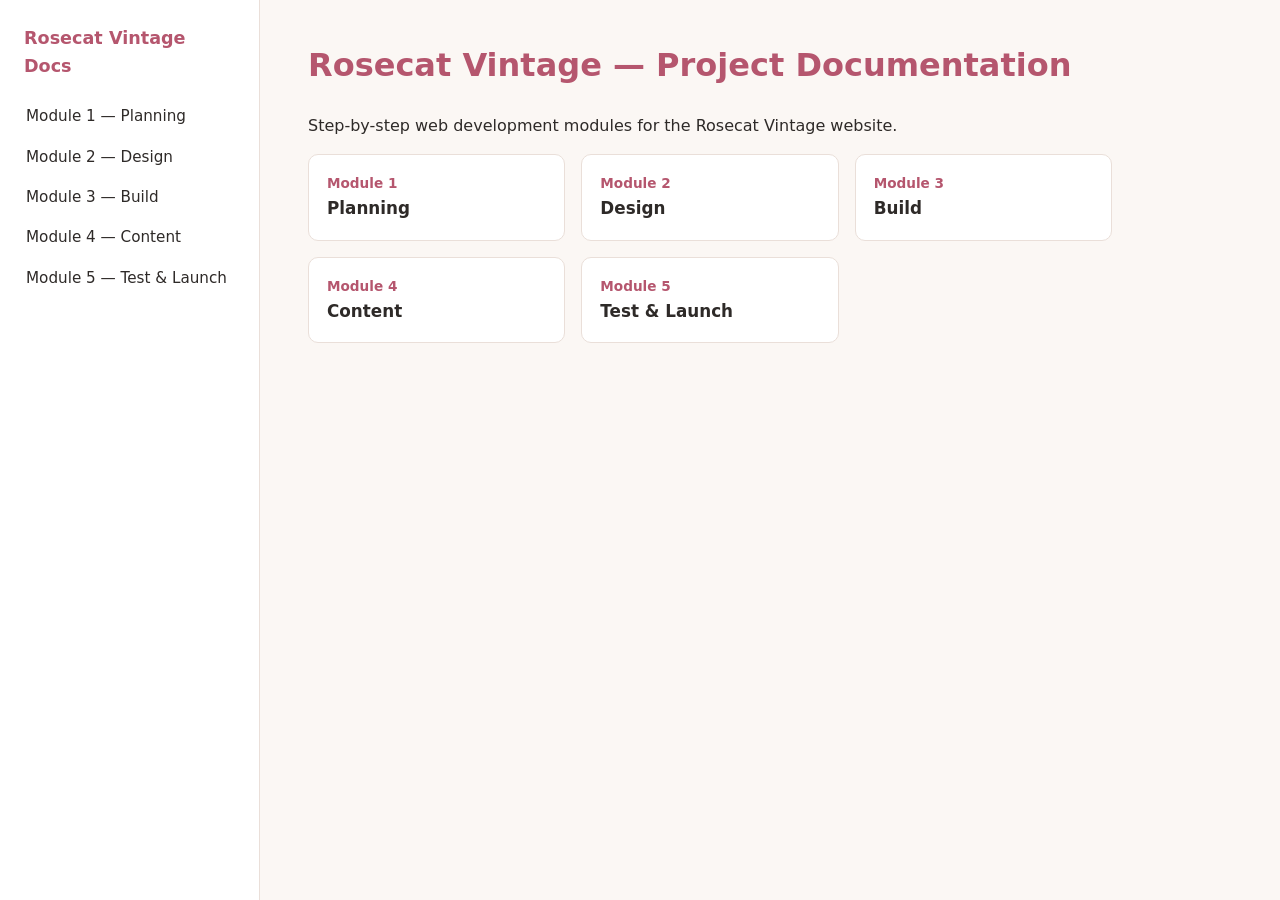
<file: documentation/html/index.html>
<!doctype html>
<html lang="en">
<head>
<meta charset="utf-8">
<meta name="viewport" content="width=device-width, initial-scale=1">
<title>Home · Rosecat Vintage Docs</title>
<style>
:root {
  --bg: #fbf7f4; --panel: #ffffff; --text: #2e2a28; --muted: #7a6e69;
  --accent: #b5566e; --border: #eadfd9; --code-bg: #f3ece8;
}
@media (prefers-color-scheme: dark) {
  :root {
    --bg: #1c1918; --panel: #242120; --text: #ece6e3; --muted: #a89c97;
    --accent: #e48aa1; --border: #3a3432; --code-bg: #2d2826;
  }
}
* { box-sizing: border-box; }
body { margin: 0; background: var(--bg); color: var(--text);
  font: 16px/1.6 system-ui, -apple-system, "Segoe UI", sans-serif; }
.layout { display: flex; min-height: 100vh; }
nav { width: 260px; flex-shrink: 0; background: var(--panel);
  border-right: 1px solid var(--border); padding: 24px 16px;
  position: sticky; top: 0; height: 100vh; overflow-y: auto; }
nav .brand { font-weight: 700; font-size: 1.1rem; color: var(--accent);
  margin: 0 8px 16px; display: block; text-decoration: none; }
nav a.item { display: block; padding: 8px 10px; border-radius: 6px;
  color: var(--text); text-decoration: none; font-size: .95rem; }
nav a.item:hover { background: var(--code-bg); }
nav a.item.active { background: var(--accent); color: #fff; }
main { flex: 1; min-width: 0; padding: 40px 48px; max-width: 900px; }
h1 { color: var(--accent); margin-top: 0; }
h2 { border-bottom: 1px solid var(--border); padding-bottom: 4px; margin-top: 2em; }
a { color: var(--accent); }
hr { border: 0; border-top: 1px solid var(--border); margin: 2em 0; }
blockquote { margin: 1em 0; padding: 8px 16px; border-left: 4px solid var(--accent);
  background: var(--code-bg); color: var(--muted); border-radius: 0 6px 6px 0; }
blockquote p { margin: 0; }
code { background: var(--code-bg); padding: 2px 5px; border-radius: 4px; font-size: .9em; }
pre { background: var(--code-bg); padding: 14px; border-radius: 8px; overflow-x: auto; }
pre code { padding: 0; background: none; }
table { border-collapse: collapse; width: 100%; margin: 1em 0; display: block; overflow-x: auto; }
th, td { border: 1px solid var(--border); padding: 8px 12px; text-align: left; }
th { background: var(--code-bg); }
ul.task-list { list-style: none; padding-left: 4px; }
ul.task-list input { margin-right: 8px; accent-color: var(--accent); }
.cards { display: grid; grid-template-columns: repeat(auto-fill, minmax(220px, 1fr)); gap: 16px; }
.card { background: var(--panel); border: 1px solid var(--border); border-radius: 10px;
  padding: 18px; text-decoration: none; color: var(--text); }
.card:hover { border-color: var(--accent); }
.card .num { color: var(--accent); font-weight: 700; font-size: .85rem; }
.card .title { font-weight: 600; font-size: 1.05rem; }
@media (max-width: 760px) {
  .layout { flex-direction: column; }
  nav { width: 100%; height: auto; position: static; border-right: 0;
    border-bottom: 1px solid var(--border); }
  main { padding: 24px 16px; }
}
</style>
</head>
<body>
<div class="layout">
<nav><a class="brand" href="index.html">Rosecat Vintage Docs</a>
<a class="item" href="Module1-Planning.html">Module 1 — Planning</a>
<a class="item" href="Module2-Design.html">Module 2 — Design</a>
<a class="item" href="Module3-Build.html">Module 3 — Build</a>
<a class="item" href="Module4-Content.html">Module 4 — Content</a>
<a class="item" href="Module5-Launch.html">Module 5 — Test &amp; Launch</a></nav>
<main><h1>Rosecat Vintage — Project Documentation</h1><p>Step-by-step web development modules for the Rosecat Vintage website.</p><div class="cards"><a class="card" href="Module1-Planning.html"><div class="num">Module 1</div><div class="title">Planning</div></a><a class="card" href="Module2-Design.html"><div class="num">Module 2</div><div class="title">Design</div></a><a class="card" href="Module3-Build.html"><div class="num">Module 3</div><div class="title">Build</div></a><a class="card" href="Module4-Content.html"><div class="num">Module 4</div><div class="title">Content</div></a><a class="card" href="Module5-Launch.html"><div class="num">Module 5</div><div class="title">Test &amp; Launch</div></a></div></main>
</div>
</body>
</html>
</file>
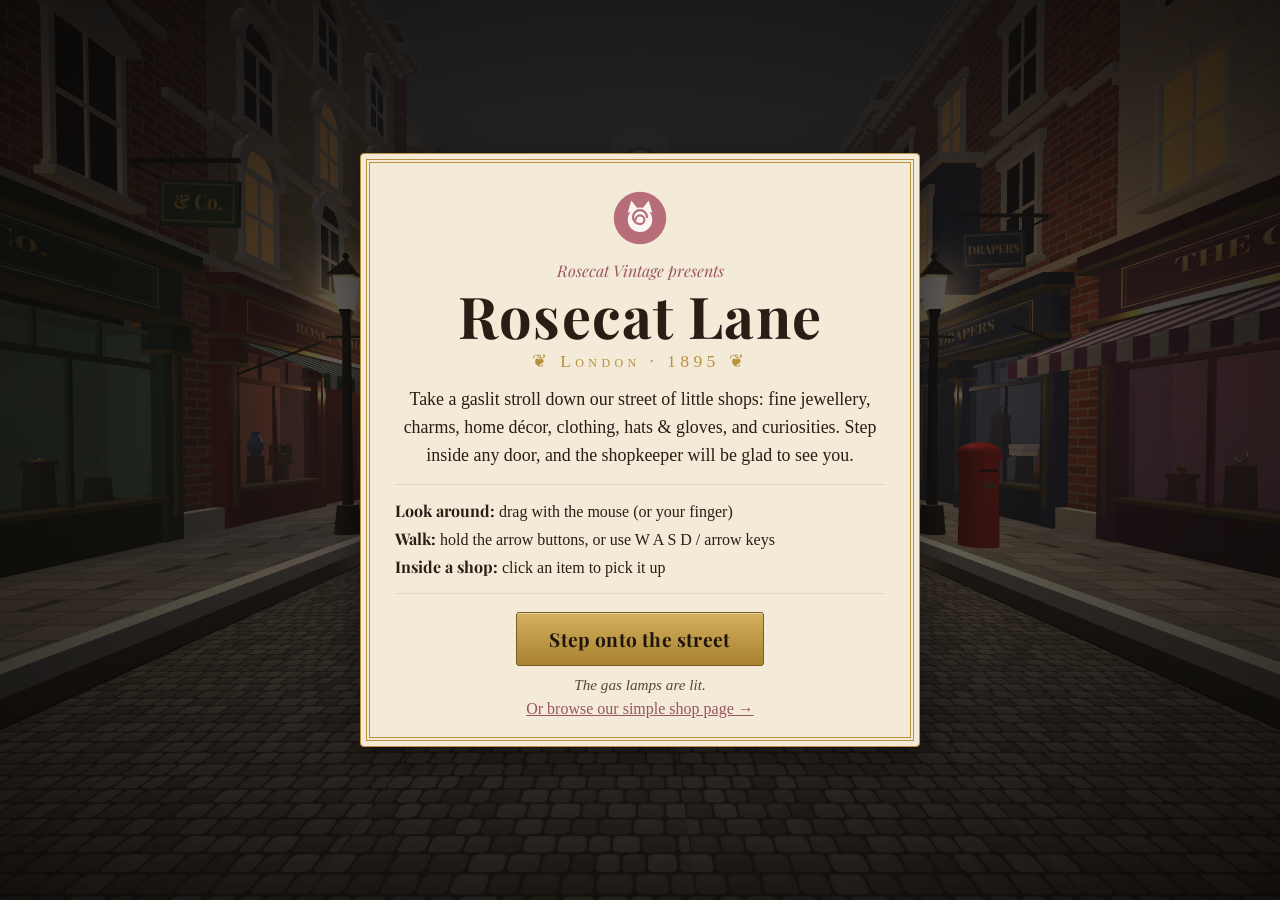
<file: archive/2026-11-06-before-jewellery-house/code/index.html>
<!DOCTYPE html>
<html lang="en">
<head>
  <meta charset="UTF-8">
  <meta name="viewport" content="width=device-width, initial-scale=1, viewport-fit=cover">
  <title>Rosecat Vintage — A Stroll Down Rosecat Lane</title>
  <meta name="description" content="Step onto a gaslit 1890s London street and browse Rosecat Vintage: fine jewellery, charms, home décor, clothing and accessories.">

  <!-- Social sharing (Open Graph). TODO: replace URL and add images/share.jpg (1200×630) -->
  <meta property="og:title" content="Rosecat Vintage — Rosecat Lane">
  <meta property="og:description" content="Stroll a Victorian London street and step inside our vintage shops.">
  <meta property="og:type" content="website">
  <meta property="og:url" content="https://rosecatvintage.com/">
  <meta property="og:image" content="https://rosecatvintage.com/images/share.jpg">

  <link rel="icon" href="images/favicon.svg" type="image/svg+xml">

  <link rel="preconnect" href="https://fonts.googleapis.com">
  <link rel="preconnect" href="https://fonts.gstatic.com" crossorigin>
  <link href="https://fonts.googleapis.com/css2?family=IM+Fell+English:ital@0;1&family=Playfair+Display:ital,wght@0,500;0,700;1,500&display=swap" rel="stylesheet">

  <link rel="stylesheet" href="css/street.css">
</head>
<body>

  <div id="game" aria-hidden="true"></div>
  <div id="crosshair" hidden></div>

  <!-- ========== Heads-up display ========== -->
  <header id="hud" hidden>
    <div class="hud-place">
      <img src="images/logo.svg" alt="" width="28" height="28">
      <span><strong>Rosecat Vintage</strong> · <span id="place">Rosecat Lane</span></span>
    </div>
    <div class="hud-btns">
      <button id="btnSound" type="button" aria-pressed="true">Sound: on</button>
      <button id="btnVoice" type="button" aria-pressed="false">Voices: off</button>
      <button id="btnHelp" type="button" aria-label="How to play">?</button>
      <a href="classic.html" class="hud-link">Simple page</a>
    </div>
  </header>

  <button id="btnLeave" type="button" hidden>Leave the shop</button>

  <!-- Movement arrows (hold to walk) -->
  <div id="pad" class="pad" hidden>
    <button type="button" data-dir="f" class="up" aria-label="Walk forward">▲</button>
    <button type="button" data-dir="l" class="left" aria-label="Step left">◀</button>
    <button type="button" data-dir="b" class="down" aria-label="Walk backward">▼</button>
    <button type="button" data-dir="r" class="right" aria-label="Step right">▶</button>
  </div>

  <!-- "Would you like to go in?" -->
  <div id="prompt" class="card prompt" role="dialog" aria-labelledby="promptTitle" hidden>
    <p id="promptTitle" class="prompt-title"></p>
    <p id="promptSub" class="prompt-sub"></p>
    <p id="promptText"></p>
    <div class="prompt-btns">
      <button id="promptYes" type="button" class="btn-gold">Yes</button>
      <button id="promptNo" type="button" class="btn-plain">Maybe later</button>
    </div>
  </div>

  <!-- Shopkeeper subtitles -->
  <div id="subtitle" aria-live="polite" hidden>
    <span id="subSpeaker" class="sub-speaker"></span>
    <span id="subText"></span>
    <span class="sub-more" aria-hidden="true">▸</span>
  </div>

  <!-- The item you're holding -->
  <div id="itemCard" class="card item-card" hidden>
    <h2 id="itemName"></h2>
    <p id="itemShop" class="item-shop"></p>
    <div class="prompt-btns">
      <a id="itemLink" class="btn-gold" href="#" target="_blank" rel="noopener">See it in our online shop ↗</a>
      <button id="itemPut" type="button" class="btn-plain">Put it back</button>
    </div>
  </div>

  <div id="hoverTag" hidden></div>
  <div id="fade"></div>

  <!-- ========== Title card ========== -->
  <section id="intro">
    <div class="card intro-card">
      <img src="images/logo.svg" alt="" width="56" height="56">
      <p class="eyebrow">Rosecat Vintage presents</p>
      <h1>Rosecat Lane</h1>
      <p class="intro-year">London · 1895</p>
      <p class="intro-lead">Take a gaslit stroll down our street of little shops: fine jewellery, charms, home décor, clothing, hats &amp; gloves, and curiosities. Step inside any door, and the shopkeeper will be glad to see you.</p>
      <ul class="intro-how">
        <li><strong>Look around:</strong> drag with the mouse (or your finger)</li>
        <li><strong>Walk:</strong> hold the arrow buttons, or use W A S D / arrow keys</li>
        <li><strong>Inside a shop:</strong> click an item to pick it up</li>
      </ul>
      <button id="btnStart" type="button" class="btn-gold btn-big" disabled>Step onto the street</button>
      <p id="introStatus" class="intro-status">Lighting the gas lamps…</p>
      <p class="intro-alt"><a href="classic.html">Or browse our simple shop page →</a></p>
    </div>
  </section>

  <!-- ========== Help ========== -->
  <div id="help" class="card help" role="dialog" aria-labelledby="helpTitle" hidden>
    <h2 id="helpTitle">How to stroll</h2>
    <ul class="intro-how">
      <li><strong>Look:</strong> drag on the screen. Q / E also turn.</li>
      <li><strong>Walk:</strong> hold ▲ ▼ ◀ ▶, or W A S D / arrow keys.</li>
      <li><strong>Enter a shop:</strong> walk up to its door and choose “Yes”.</li>
      <li><strong>Inside:</strong> click any item to pick it up. “Put it back” or Esc to return it.</li>
      <li><strong>Subtitles:</strong> click them (or press Space) to move on.</li>
      <li><strong>Leave:</strong> walk back to the door, or press “Leave the shop”.</li>
    </ul>
    <button id="helpClose" type="button" class="btn-gold">Carry on</button>
  </div>

  <noscript>
    <div class="card noscript">This street needs JavaScript. <a href="classic.html">Visit our simple shop page instead.</a></div>
  </noscript>

  <script src="js/vendor/three.min.js"></script>
  <script src="js/street/config.js"></script>
  <script src="js/street/textures.js"></script>
  <script src="js/street/props.js"></script>
  <script src="js/street/world.js"></script>
  <script src="js/street/game.js"></script>
</body>
</html>
</file>
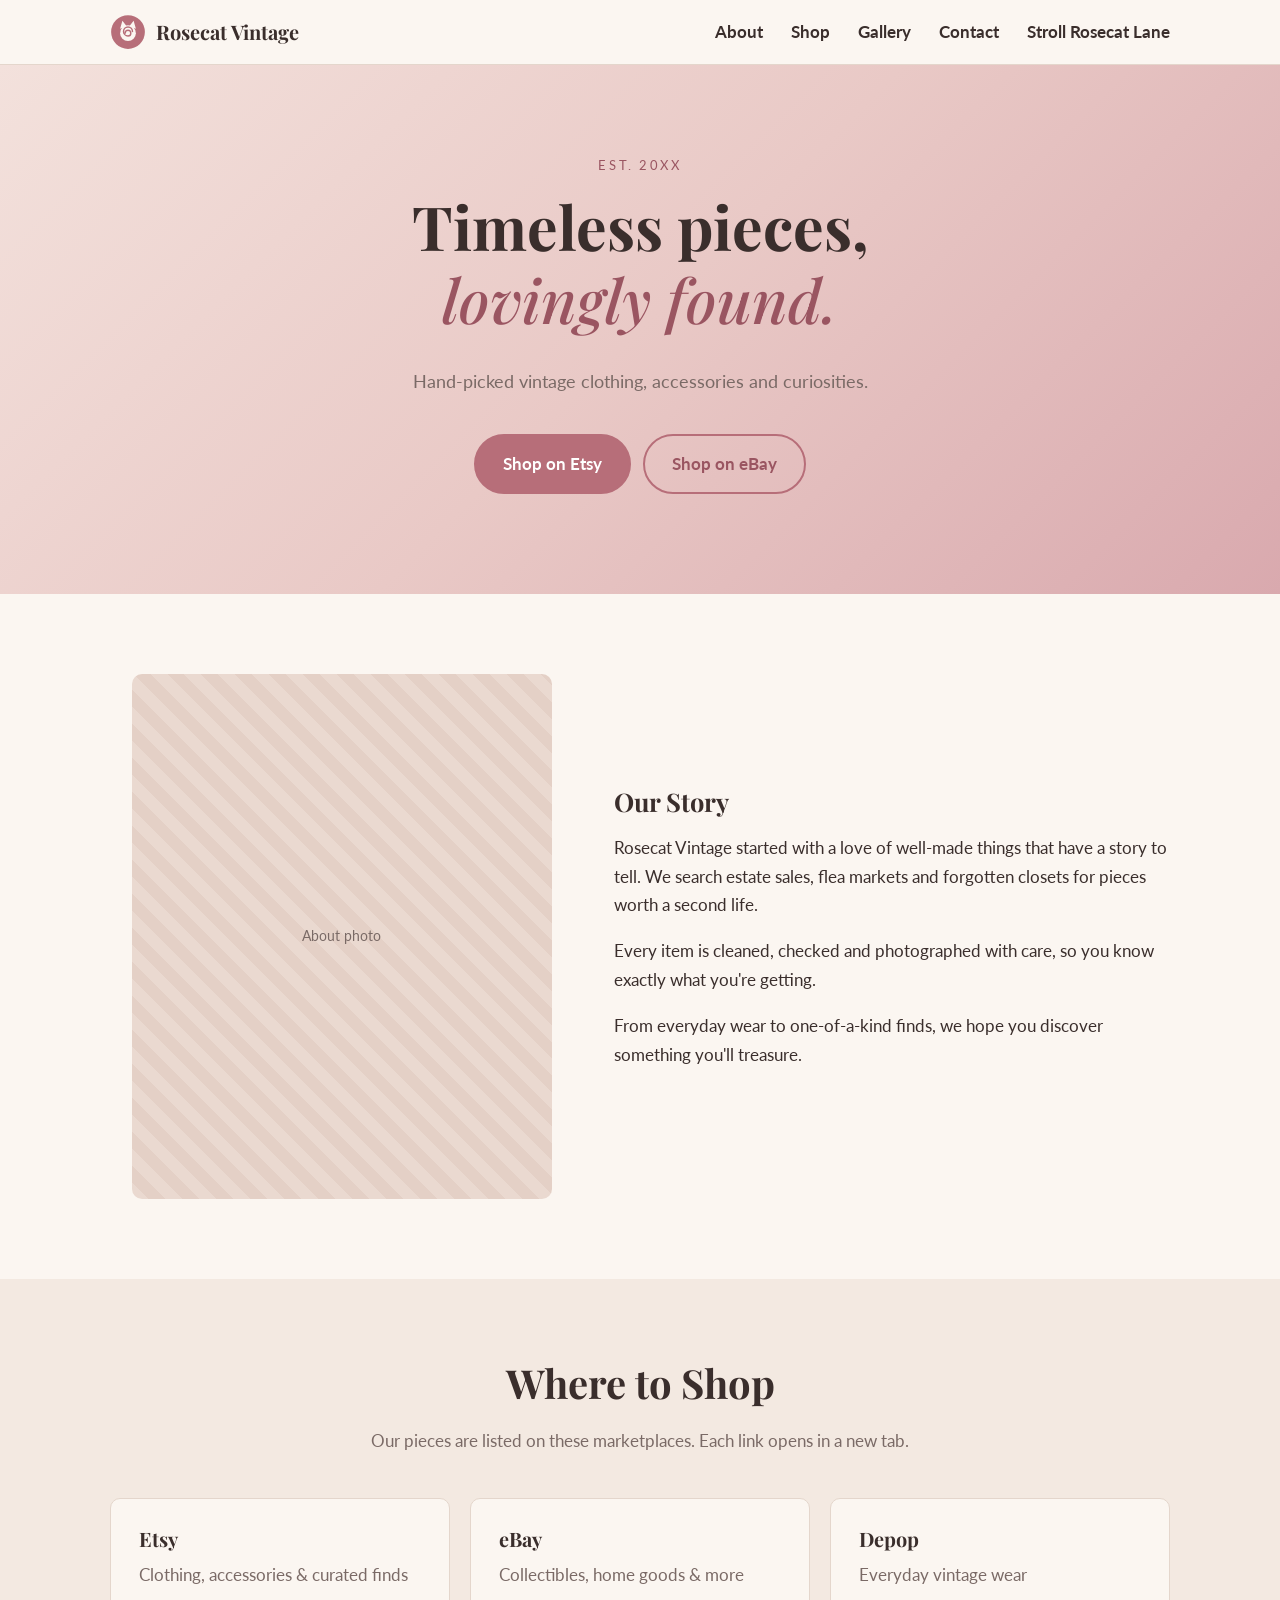
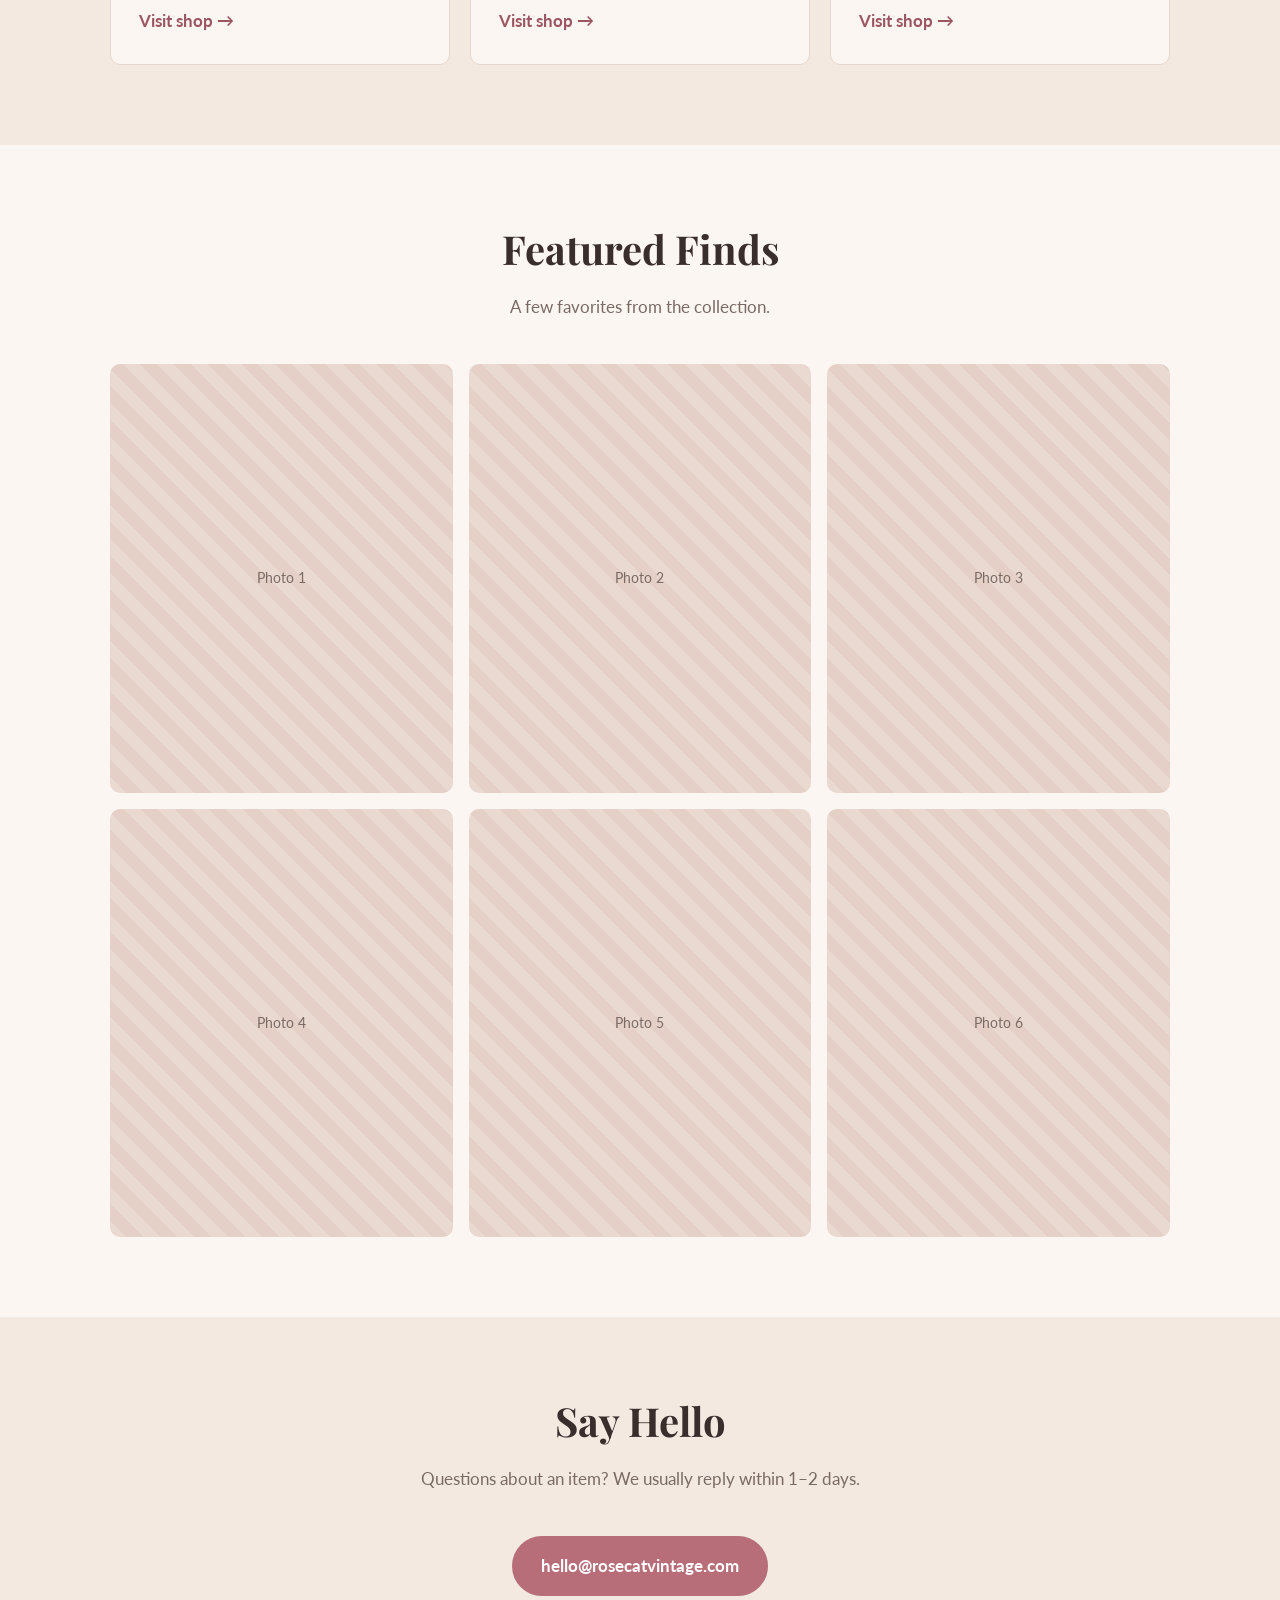
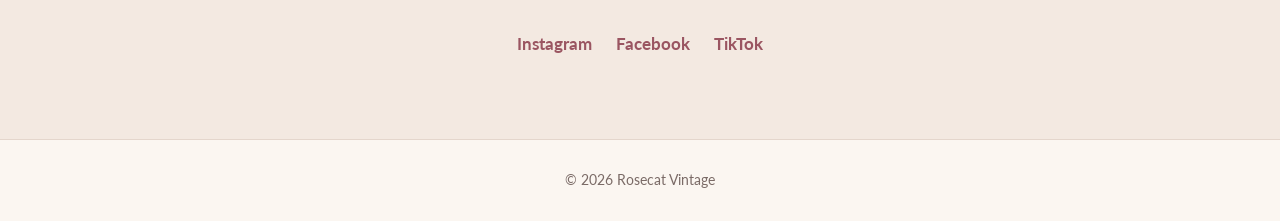
<file: code/classic.html>
<!DOCTYPE html>
<html lang="en">
<head>
  <meta charset="UTF-8">
  <meta name="viewport" content="width=device-width, initial-scale=1">
  <title>Rosecat Vintage — Curated Vintage Clothing &amp; Finds</title>
  <!-- TODO: final meta description (≤ 160 characters) -->
  <meta name="description" content="Rosecat Vintage: hand-picked vintage clothing, accessories and finds. Shop our collection on eBay and Etsy.">

  <!-- Social sharing (Open Graph). TODO: replace URL and add images/share.jpg (1200×630) -->
  <meta property="og:title" content="Rosecat Vintage">
  <meta property="og:description" content="Hand-picked vintage clothing, accessories and finds.">
  <meta property="og:type" content="website">
  <meta property="og:url" content="https://rosecatvintage.com/">
  <meta property="og:image" content="https://rosecatvintage.com/images/share.jpg">

  <link rel="icon" href="images/favicon.svg" type="image/svg+xml">

  <link rel="preconnect" href="https://fonts.googleapis.com">
  <link rel="preconnect" href="https://fonts.gstatic.com" crossorigin>
  <link href="https://fonts.googleapis.com/css2?family=Playfair+Display:ital,wght@0,500;0,700;1,500&family=Lato:wght@400;700&display=swap" rel="stylesheet">

  <link rel="stylesheet" href="css/style.css">
</head>
<body>

  <!-- ========== Header ========== -->
  <header class="site-header">
    <div class="container header-inner">
      <a href="#top" class="logo">
        <img src="images/logo.svg" alt="" width="36" height="36">
        <span>Rosecat Vintage</span>
      </a>
      <button class="nav-toggle" aria-expanded="false" aria-controls="site-nav" aria-label="Open menu">
        <span></span><span></span><span></span>
      </button>
      <nav id="site-nav" class="site-nav">
        <a href="#about">About</a>
        <a href="#shop">Shop</a>
        <a href="#gallery">Gallery</a>
        <a href="#contact">Contact</a>
        <a href="index.html">Stroll Rosecat Lane</a>
      </nav>
    </div>
  </header>

  <main id="top">

    <!-- ========== Hero ========== -->
    <section class="hero">
      <div class="container hero-inner">
        <p class="eyebrow">Est. 20XX</p>
        <!-- TODO: tagline -->
        <h1>Timeless pieces,<br><em>lovingly found.</em></h1>
        <p class="lead">Hand-picked vintage clothing, accessories and curiosities.</p>
        <div class="btn-row">
          <!-- TODO: real shop URLs -->
          <a class="btn btn-primary" href="https://www.etsy.com/shop/YOURSHOP" target="_blank" rel="noopener">Shop on Etsy</a>
          <a class="btn btn-outline" href="https://www.ebay.com/str/YOURSHOP" target="_blank" rel="noopener">Shop on eBay</a>
        </div>
      </div>
    </section>

    <!-- ========== About ========== -->
    <section id="about" class="section">
      <div class="container about">
        <div class="about-photo placeholder" role="img" aria-label="Photo placeholder">
          <!-- TODO: replace with <img src="images/about.webp" alt="..."> -->
          <span>About photo</span>
        </div>
        <div class="about-text">
          <h2>Our Story</h2>
          <!-- TODO: 2–3 short paragraphs -->
          <p>Rosecat Vintage started with a love of well-made things that have a story to tell. We search estate sales, flea markets and forgotten closets for pieces worth a second life.</p>
          <p>Every item is cleaned, checked and photographed with care, so you know exactly what you're getting.</p>
          <p>From everyday wear to one-of-a-kind finds, we hope you discover something you'll treasure.</p>
        </div>
      </div>
    </section>

    <!-- ========== Shop ========== -->
    <section id="shop" class="section section-alt">
      <div class="container">
        <h2 class="section-title">Where to Shop</h2>
        <p class="section-intro">Our pieces are listed on these marketplaces. Each link opens in a new tab.</p>
        <div class="shop-grid">
          <!-- TODO: real URLs and descriptions; delete any card you don't use -->
          <a class="shop-card" href="https://www.etsy.com/shop/YOURSHOP" target="_blank" rel="noopener">
            <h3>Etsy</h3>
            <p>Clothing, accessories &amp; curated finds</p>
            <span class="shop-link">Visit shop →</span>
          </a>
          <a class="shop-card" href="https://www.ebay.com/str/YOURSHOP" target="_blank" rel="noopener">
            <h3>eBay</h3>
            <p>Collectibles, home goods &amp; more</p>
            <span class="shop-link">Visit shop →</span>
          </a>
          <a class="shop-card" href="https://www.depop.com/YOURSHOP" target="_blank" rel="noopener">
            <h3>Depop</h3>
            <p>Everyday vintage wear</p>
            <span class="shop-link">Visit shop →</span>
          </a>
        </div>
      </div>
    </section>

    <!-- ========== Gallery ========== -->
    <section id="gallery" class="section">
      <div class="container">
        <h2 class="section-title">Featured Finds</h2>
        <p class="section-intro">A few favorites from the collection.</p>
        <div class="gallery-grid">
          <!-- TODO: replace each placeholder with
               <img src="images/gallery/1970s-floral-dress.webp" alt="1970s floral midi dress" loading="lazy"> -->
          <div class="placeholder" role="img" aria-label="Gallery photo placeholder"><span>Photo 1</span></div>
          <div class="placeholder" role="img" aria-label="Gallery photo placeholder"><span>Photo 2</span></div>
          <div class="placeholder" role="img" aria-label="Gallery photo placeholder"><span>Photo 3</span></div>
          <div class="placeholder" role="img" aria-label="Gallery photo placeholder"><span>Photo 4</span></div>
          <div class="placeholder" role="img" aria-label="Gallery photo placeholder"><span>Photo 5</span></div>
          <div class="placeholder" role="img" aria-label="Gallery photo placeholder"><span>Photo 6</span></div>
        </div>
      </div>
    </section>

    <!-- ========== Contact ========== -->
    <section id="contact" class="section section-alt">
      <div class="container contact">
        <h2 class="section-title">Say Hello</h2>
        <p class="section-intro">Questions about an item? We usually reply within 1–2 days.</p>
        <!-- TODO: real email -->
        <a class="btn btn-primary" href="mailto:hello@rosecatvintage.com">hello@rosecatvintage.com</a>
        <ul class="social">
          <!-- TODO: real social URLs; delete any you don't use -->
          <li><a href="https://www.instagram.com/YOURHANDLE" target="_blank" rel="noopener">Instagram</a></li>
          <li><a href="https://www.facebook.com/YOURPAGE" target="_blank" rel="noopener">Facebook</a></li>
          <li><a href="https://www.tiktok.com/@YOURHANDLE" target="_blank" rel="noopener">TikTok</a></li>
        </ul>
      </div>
    </section>

  </main>

  <!-- ========== Footer ========== -->
  <footer class="site-footer">
    <div class="container">
      <p>© <span id="year">2026</span> Rosecat Vintage</p>
    </div>
  </footer>

  <script src="js/main.js"></script>
</body>
</html>
</file>
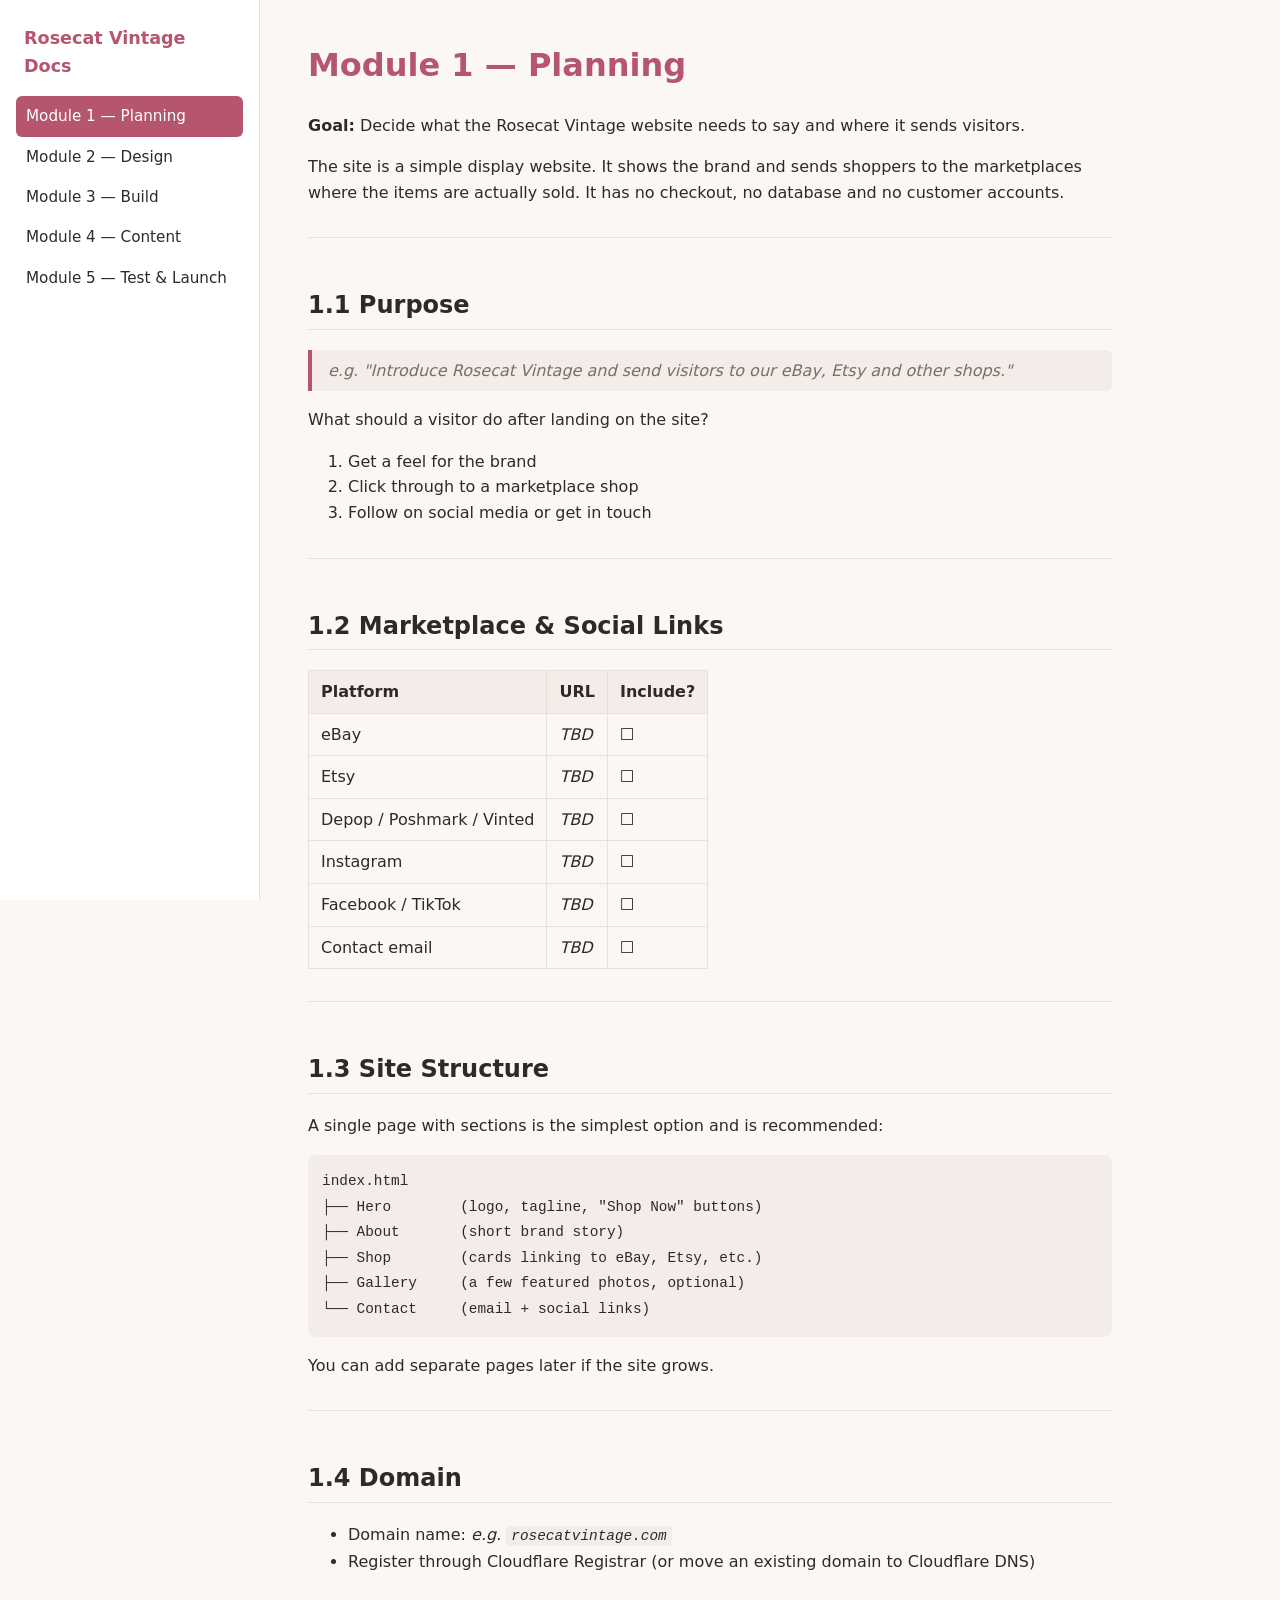
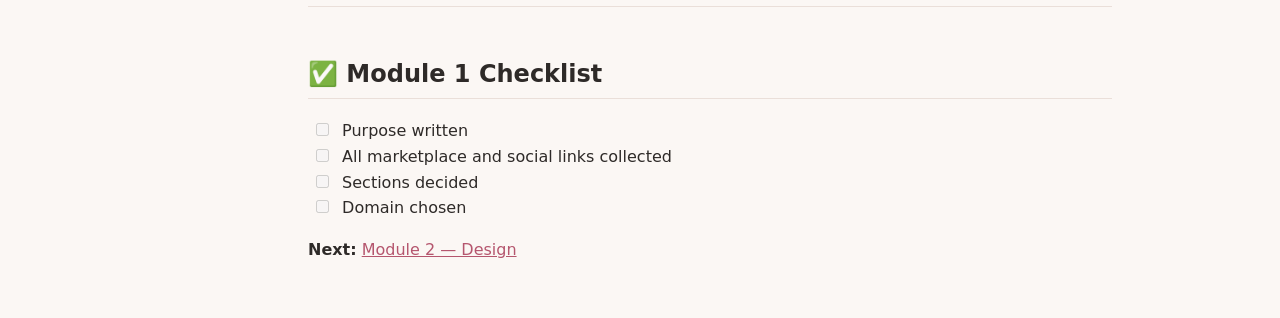
<file: documentation/html/Module1-Planning.html>
<!doctype html>
<html lang="en">
<head>
<meta charset="utf-8">
<meta name="viewport" content="width=device-width, initial-scale=1">
<title>Module 1 — Planning · Rosecat Vintage Docs</title>
<style>
:root {
  --bg: #fbf7f4; --panel: #ffffff; --text: #2e2a28; --muted: #7a6e69;
  --accent: #b5566e; --border: #eadfd9; --code-bg: #f3ece8;
}
@media (prefers-color-scheme: dark) {
  :root {
    --bg: #1c1918; --panel: #242120; --text: #ece6e3; --muted: #a89c97;
    --accent: #e48aa1; --border: #3a3432; --code-bg: #2d2826;
  }
}
* { box-sizing: border-box; }
body { margin: 0; background: var(--bg); color: var(--text);
  font: 16px/1.6 system-ui, -apple-system, "Segoe UI", sans-serif; }
.layout { display: flex; min-height: 100vh; }
nav { width: 260px; flex-shrink: 0; background: var(--panel);
  border-right: 1px solid var(--border); padding: 24px 16px;
  position: sticky; top: 0; height: 100vh; overflow-y: auto; }
nav .brand { font-weight: 700; font-size: 1.1rem; color: var(--accent);
  margin: 0 8px 16px; display: block; text-decoration: none; }
nav a.item { display: block; padding: 8px 10px; border-radius: 6px;
  color: var(--text); text-decoration: none; font-size: .95rem; }
nav a.item:hover { background: var(--code-bg); }
nav a.item.active { background: var(--accent); color: #fff; }
main { flex: 1; min-width: 0; padding: 40px 48px; max-width: 900px; }
h1 { color: var(--accent); margin-top: 0; }
h2 { border-bottom: 1px solid var(--border); padding-bottom: 4px; margin-top: 2em; }
a { color: var(--accent); }
hr { border: 0; border-top: 1px solid var(--border); margin: 2em 0; }
blockquote { margin: 1em 0; padding: 8px 16px; border-left: 4px solid var(--accent);
  background: var(--code-bg); color: var(--muted); border-radius: 0 6px 6px 0; }
blockquote p { margin: 0; }
code { background: var(--code-bg); padding: 2px 5px; border-radius: 4px; font-size: .9em; }
pre { background: var(--code-bg); padding: 14px; border-radius: 8px; overflow-x: auto; }
pre code { padding: 0; background: none; }
table { border-collapse: collapse; width: 100%; margin: 1em 0; display: block; overflow-x: auto; }
th, td { border: 1px solid var(--border); padding: 8px 12px; text-align: left; }
th { background: var(--code-bg); }
ul.task-list { list-style: none; padding-left: 4px; }
ul.task-list input { margin-right: 8px; accent-color: var(--accent); }
.cards { display: grid; grid-template-columns: repeat(auto-fill, minmax(220px, 1fr)); gap: 16px; }
.card { background: var(--panel); border: 1px solid var(--border); border-radius: 10px;
  padding: 18px; text-decoration: none; color: var(--text); }
.card:hover { border-color: var(--accent); }
.card .num { color: var(--accent); font-weight: 700; font-size: .85rem; }
.card .title { font-weight: 600; font-size: 1.05rem; }
@media (max-width: 760px) {
  .layout { flex-direction: column; }
  nav { width: 100%; height: auto; position: static; border-right: 0;
    border-bottom: 1px solid var(--border); }
  main { padding: 24px 16px; }
}
</style>
</head>
<body>
<div class="layout">
<nav><a class="brand" href="index.html">Rosecat Vintage Docs</a>
<a class="item active" href="Module1-Planning.html">Module 1 — Planning</a>
<a class="item" href="Module2-Design.html">Module 2 — Design</a>
<a class="item" href="Module3-Build.html">Module 3 — Build</a>
<a class="item" href="Module4-Content.html">Module 4 — Content</a>
<a class="item" href="Module5-Launch.html">Module 5 — Test &amp; Launch</a></nav>
<main><h1>Module 1 — Planning</h1>
<p><strong>Goal:</strong> Decide what the Rosecat Vintage website needs to say and where it sends visitors.</p>
<p>The site is a simple display website. It shows the brand and sends shoppers to the marketplaces where the items are actually sold. It has no checkout, no database and no customer accounts.</p>
<hr />
<h2>1.1 Purpose</h2>
<blockquote>
<p><em>e.g. "Introduce Rosecat Vintage and send visitors to our eBay, Etsy and other shops."</em></p>
</blockquote>
<p>What should a visitor do after landing on the site?</p>
<ol>
<li>Get a feel for the brand</li>
<li>Click through to a marketplace shop</li>
<li>Follow on social media or get in touch</li>
</ol>
<hr />
<h2>1.2 Marketplace &amp; Social Links</h2>
<table>
<thead>
<tr>
<th>Platform</th>
<th>URL</th>
<th>Include?</th>
</tr>
</thead>
<tbody>
<tr>
<td>eBay</td>
<td><em>TBD</em></td>
<td>☐</td>
</tr>
<tr>
<td>Etsy</td>
<td><em>TBD</em></td>
<td>☐</td>
</tr>
<tr>
<td>Depop / Poshmark / Vinted</td>
<td><em>TBD</em></td>
<td>☐</td>
</tr>
<tr>
<td>Instagram</td>
<td><em>TBD</em></td>
<td>☐</td>
</tr>
<tr>
<td>Facebook / TikTok</td>
<td><em>TBD</em></td>
<td>☐</td>
</tr>
<tr>
<td>Contact email</td>
<td><em>TBD</em></td>
<td>☐</td>
</tr>
</tbody>
</table>
<hr />
<h2>1.3 Site Structure</h2>
<p>A single page with sections is the simplest option and is recommended:</p>
<pre><code>index.html
├── Hero        (logo, tagline, &quot;Shop Now&quot; buttons)
├── About       (short brand story)
├── Shop        (cards linking to eBay, Etsy, etc.)
├── Gallery     (a few featured photos, optional)
└── Contact     (email + social links)
</code></pre>
<p>You can add separate pages later if the site grows.</p>
<hr />
<h2>1.4 Domain</h2>
<ul>
<li>Domain name: <em>e.g. <code>rosecatvintage.com</code></em></li>
<li>Register through Cloudflare Registrar (or move an existing domain to Cloudflare DNS)</li>
</ul>
<hr />
<h2>✅ Module 1 Checklist</h2>
<ul class="task-list">
<li><input type="checkbox" disabled> Purpose written</li>
<li><input type="checkbox" disabled> All marketplace and social links collected</li>
<li><input type="checkbox" disabled> Sections decided</li>
<li><input type="checkbox" disabled> Domain chosen</li>
</ul>
<p><strong>Next:</strong> <a href="Module2-Design.html">Module 2 — Design</a></p></main>
</div>
</body>
</html>
</file>
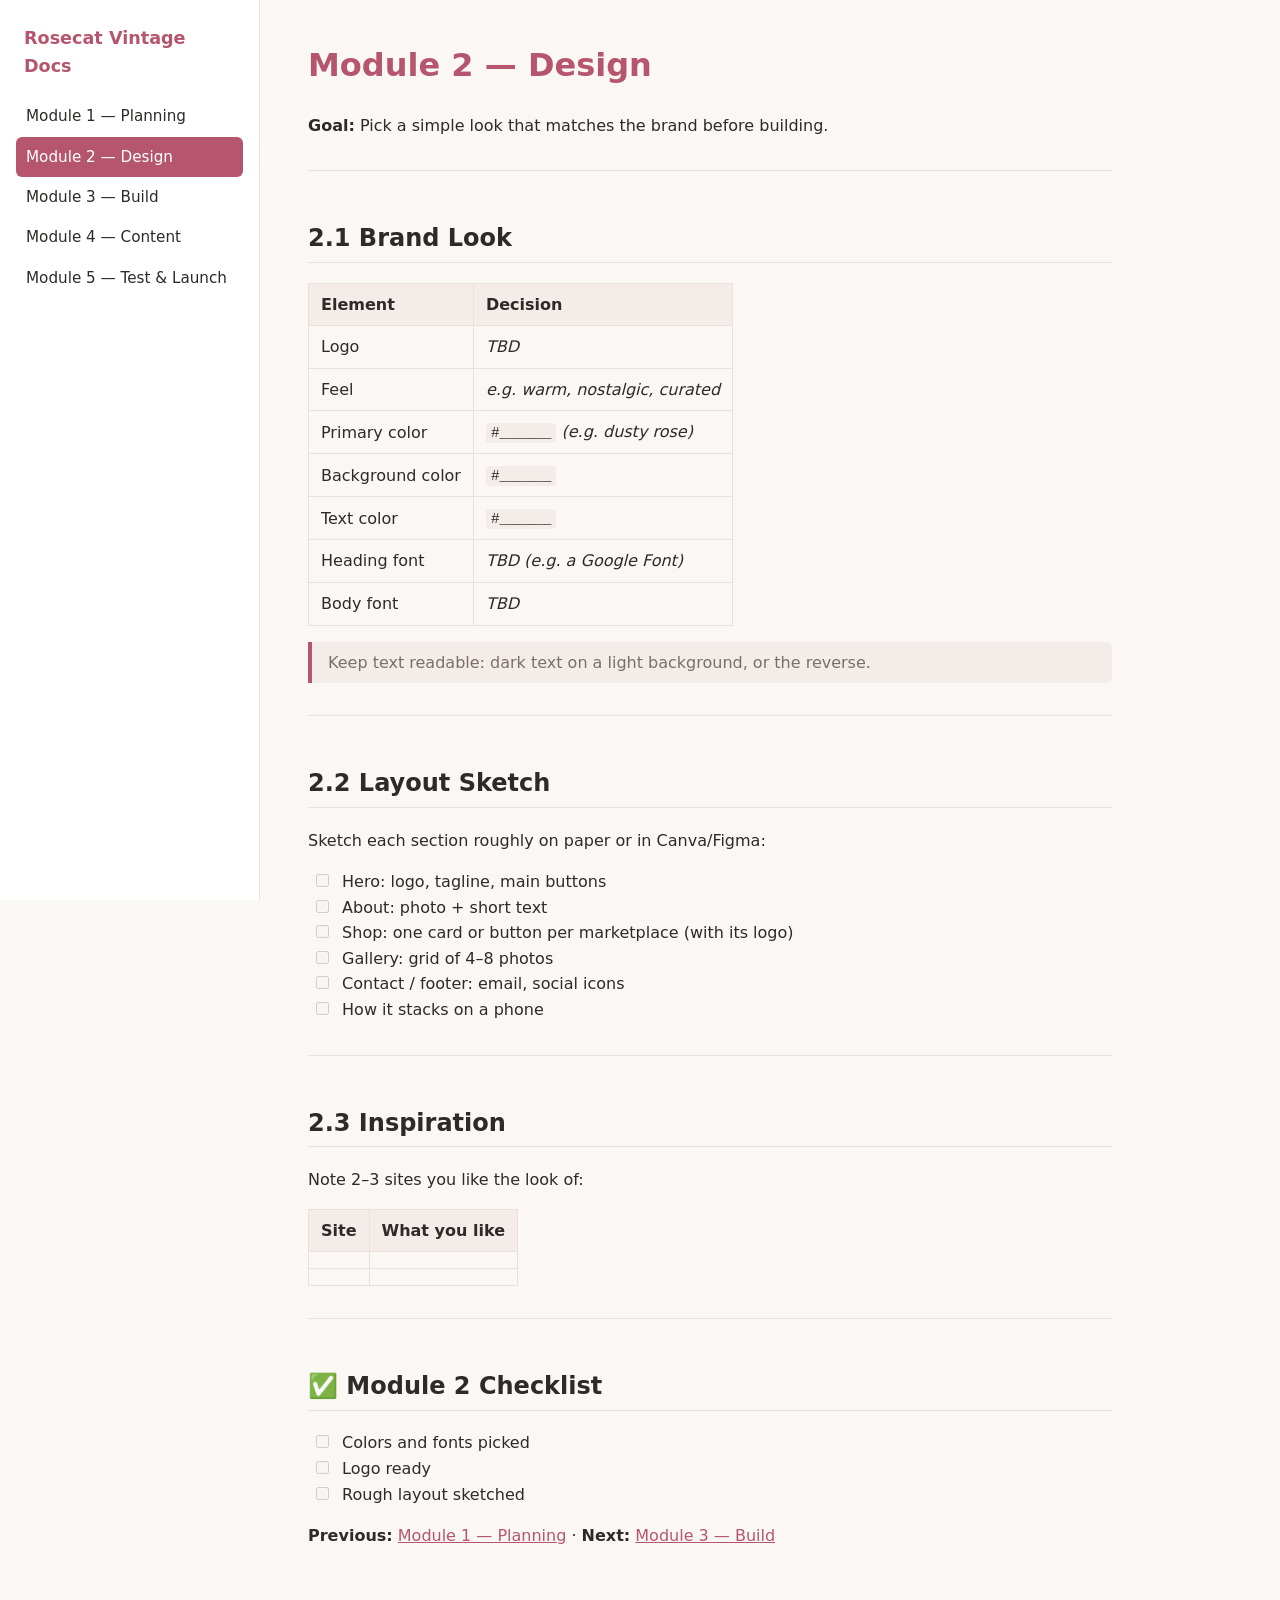
<file: documentation/html/Module2-Design.html>
<!doctype html>
<html lang="en">
<head>
<meta charset="utf-8">
<meta name="viewport" content="width=device-width, initial-scale=1">
<title>Module 2 — Design · Rosecat Vintage Docs</title>
<style>
:root {
  --bg: #fbf7f4; --panel: #ffffff; --text: #2e2a28; --muted: #7a6e69;
  --accent: #b5566e; --border: #eadfd9; --code-bg: #f3ece8;
}
@media (prefers-color-scheme: dark) {
  :root {
    --bg: #1c1918; --panel: #242120; --text: #ece6e3; --muted: #a89c97;
    --accent: #e48aa1; --border: #3a3432; --code-bg: #2d2826;
  }
}
* { box-sizing: border-box; }
body { margin: 0; background: var(--bg); color: var(--text);
  font: 16px/1.6 system-ui, -apple-system, "Segoe UI", sans-serif; }
.layout { display: flex; min-height: 100vh; }
nav { width: 260px; flex-shrink: 0; background: var(--panel);
  border-right: 1px solid var(--border); padding: 24px 16px;
  position: sticky; top: 0; height: 100vh; overflow-y: auto; }
nav .brand { font-weight: 700; font-size: 1.1rem; color: var(--accent);
  margin: 0 8px 16px; display: block; text-decoration: none; }
nav a.item { display: block; padding: 8px 10px; border-radius: 6px;
  color: var(--text); text-decoration: none; font-size: .95rem; }
nav a.item:hover { background: var(--code-bg); }
nav a.item.active { background: var(--accent); color: #fff; }
main { flex: 1; min-width: 0; padding: 40px 48px; max-width: 900px; }
h1 { color: var(--accent); margin-top: 0; }
h2 { border-bottom: 1px solid var(--border); padding-bottom: 4px; margin-top: 2em; }
a { color: var(--accent); }
hr { border: 0; border-top: 1px solid var(--border); margin: 2em 0; }
blockquote { margin: 1em 0; padding: 8px 16px; border-left: 4px solid var(--accent);
  background: var(--code-bg); color: var(--muted); border-radius: 0 6px 6px 0; }
blockquote p { margin: 0; }
code { background: var(--code-bg); padding: 2px 5px; border-radius: 4px; font-size: .9em; }
pre { background: var(--code-bg); padding: 14px; border-radius: 8px; overflow-x: auto; }
pre code { padding: 0; background: none; }
table { border-collapse: collapse; width: 100%; margin: 1em 0; display: block; overflow-x: auto; }
th, td { border: 1px solid var(--border); padding: 8px 12px; text-align: left; }
th { background: var(--code-bg); }
ul.task-list { list-style: none; padding-left: 4px; }
ul.task-list input { margin-right: 8px; accent-color: var(--accent); }
.cards { display: grid; grid-template-columns: repeat(auto-fill, minmax(220px, 1fr)); gap: 16px; }
.card { background: var(--panel); border: 1px solid var(--border); border-radius: 10px;
  padding: 18px; text-decoration: none; color: var(--text); }
.card:hover { border-color: var(--accent); }
.card .num { color: var(--accent); font-weight: 700; font-size: .85rem; }
.card .title { font-weight: 600; font-size: 1.05rem; }
@media (max-width: 760px) {
  .layout { flex-direction: column; }
  nav { width: 100%; height: auto; position: static; border-right: 0;
    border-bottom: 1px solid var(--border); }
  main { padding: 24px 16px; }
}
</style>
</head>
<body>
<div class="layout">
<nav><a class="brand" href="index.html">Rosecat Vintage Docs</a>
<a class="item" href="Module1-Planning.html">Module 1 — Planning</a>
<a class="item active" href="Module2-Design.html">Module 2 — Design</a>
<a class="item" href="Module3-Build.html">Module 3 — Build</a>
<a class="item" href="Module4-Content.html">Module 4 — Content</a>
<a class="item" href="Module5-Launch.html">Module 5 — Test &amp; Launch</a></nav>
<main><h1>Module 2 — Design</h1>
<p><strong>Goal:</strong> Pick a simple look that matches the brand before building.</p>
<hr />
<h2>2.1 Brand Look</h2>
<table>
<thead>
<tr>
<th>Element</th>
<th>Decision</th>
</tr>
</thead>
<tbody>
<tr>
<td>Logo</td>
<td><em>TBD</em></td>
</tr>
<tr>
<td>Feel</td>
<td><em>e.g. warm, nostalgic, curated</em></td>
</tr>
<tr>
<td>Primary color</td>
<td><code>#______</code> <em>(e.g. dusty rose)</em></td>
</tr>
<tr>
<td>Background color</td>
<td><code>#______</code></td>
</tr>
<tr>
<td>Text color</td>
<td><code>#______</code></td>
</tr>
<tr>
<td>Heading font</td>
<td><em>TBD (e.g. a Google Font)</em></td>
</tr>
<tr>
<td>Body font</td>
<td><em>TBD</em></td>
</tr>
</tbody>
</table>
<blockquote>
<p>Keep text readable: dark text on a light background, or the reverse.</p>
</blockquote>
<hr />
<h2>2.2 Layout Sketch</h2>
<p>Sketch each section roughly on paper or in Canva/Figma:</p>
<ul class="task-list">
<li><input type="checkbox" disabled> Hero: logo, tagline, main buttons</li>
<li><input type="checkbox" disabled> About: photo + short text</li>
<li><input type="checkbox" disabled> Shop: one card or button per marketplace (with its logo)</li>
<li><input type="checkbox" disabled> Gallery: grid of 4–8 photos</li>
<li><input type="checkbox" disabled> Contact / footer: email, social icons</li>
<li><input type="checkbox" disabled> How it stacks on a phone</li>
</ul>
<hr />
<h2>2.3 Inspiration</h2>
<p>Note 2–3 sites you like the look of:</p>
<table>
<thead>
<tr>
<th>Site</th>
<th>What you like</th>
</tr>
</thead>
<tbody>
<tr>
<td></td>
<td></td>
</tr>
<tr>
<td></td>
<td></td>
</tr>
</tbody>
</table>
<hr />
<h2>✅ Module 2 Checklist</h2>
<ul class="task-list">
<li><input type="checkbox" disabled> Colors and fonts picked</li>
<li><input type="checkbox" disabled> Logo ready</li>
<li><input type="checkbox" disabled> Rough layout sketched</li>
</ul>
<p><strong>Previous:</strong> <a href="Module1-Planning.html">Module 1 — Planning</a> · <strong>Next:</strong> <a href="Module3-Build.html">Module 3 — Build</a></p></main>
</div>
</body>
</html>
</file>
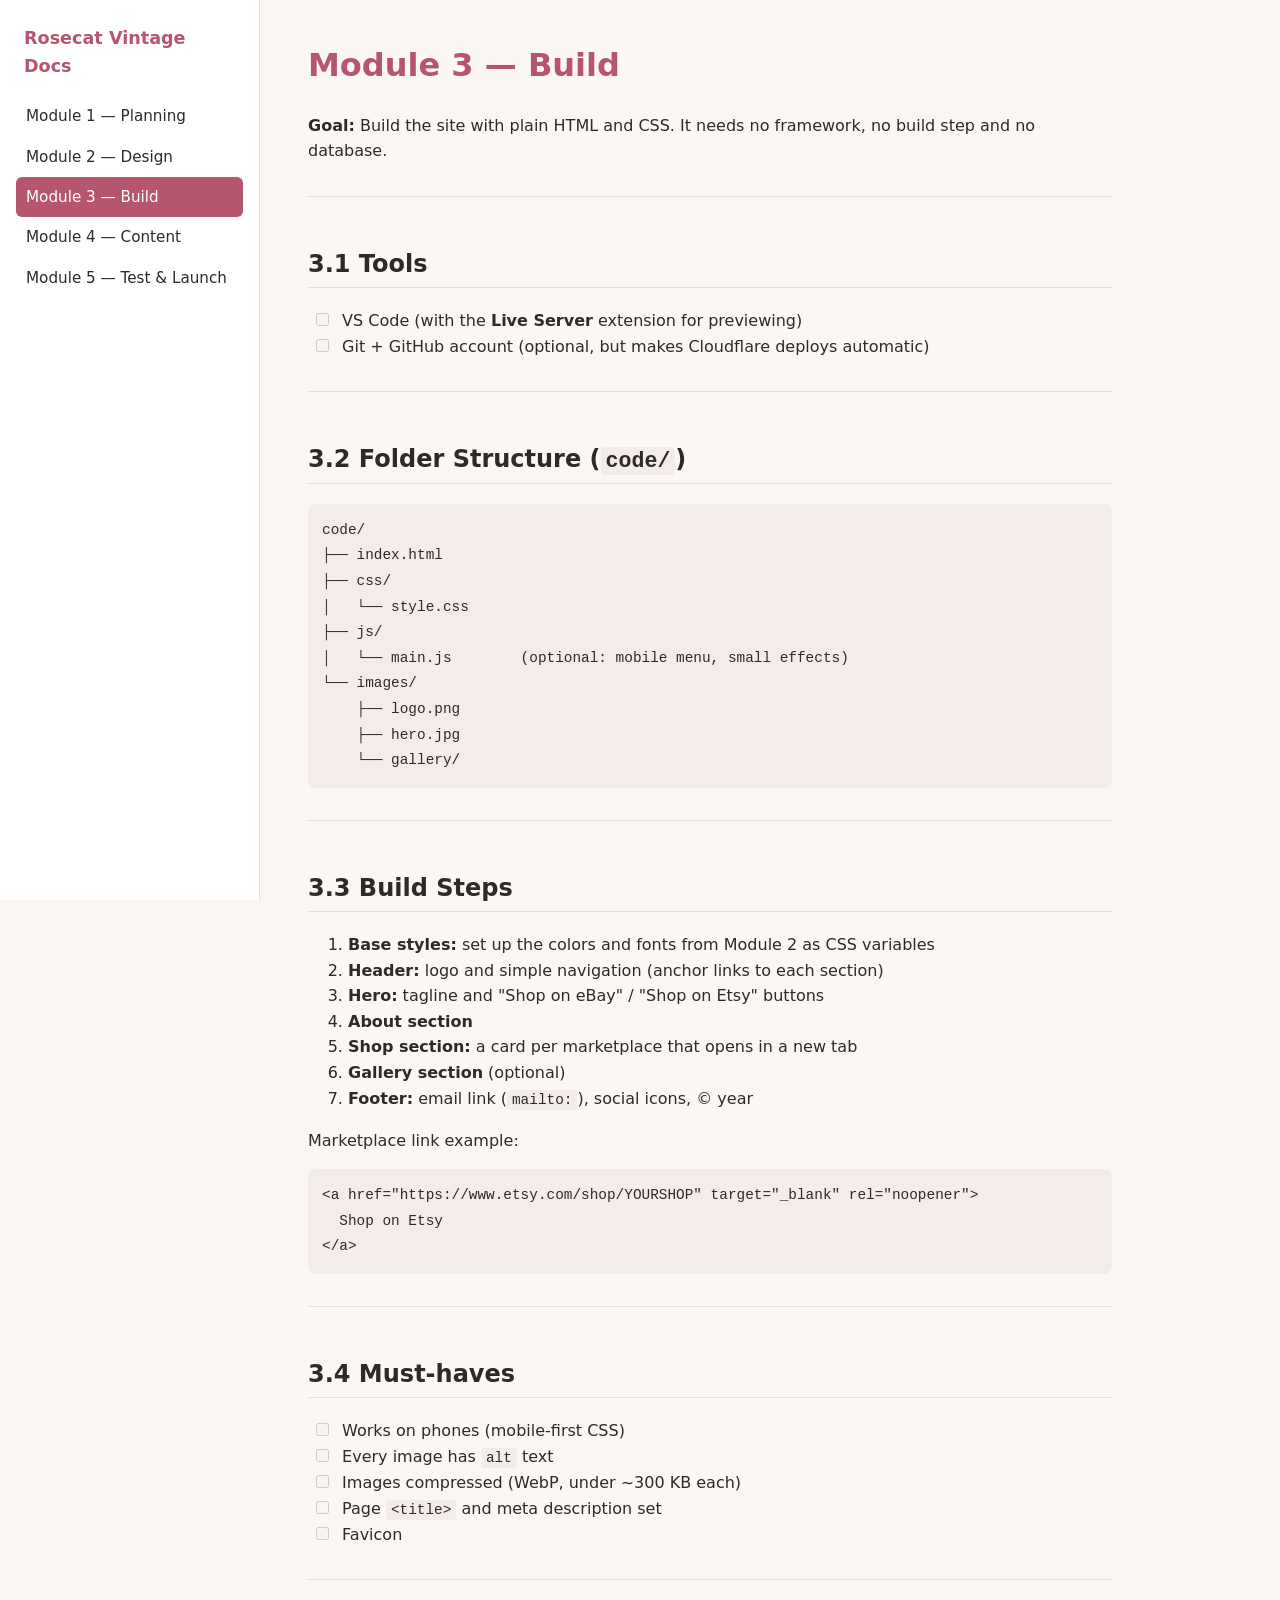
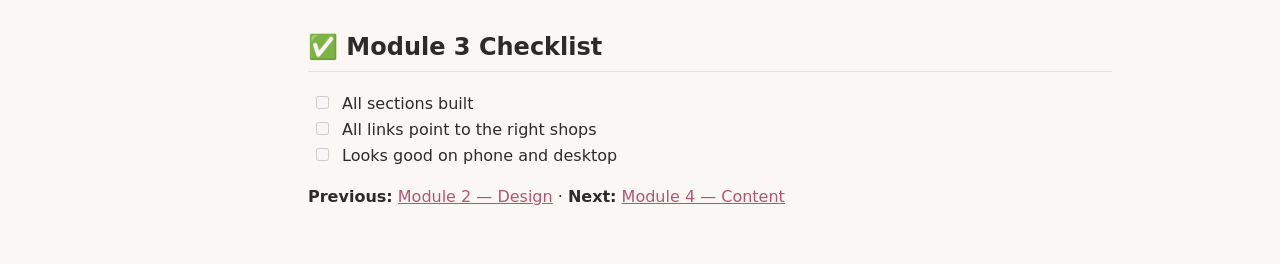
<file: documentation/html/Module3-Build.html>
<!doctype html>
<html lang="en">
<head>
<meta charset="utf-8">
<meta name="viewport" content="width=device-width, initial-scale=1">
<title>Module 3 — Build · Rosecat Vintage Docs</title>
<style>
:root {
  --bg: #fbf7f4; --panel: #ffffff; --text: #2e2a28; --muted: #7a6e69;
  --accent: #b5566e; --border: #eadfd9; --code-bg: #f3ece8;
}
@media (prefers-color-scheme: dark) {
  :root {
    --bg: #1c1918; --panel: #242120; --text: #ece6e3; --muted: #a89c97;
    --accent: #e48aa1; --border: #3a3432; --code-bg: #2d2826;
  }
}
* { box-sizing: border-box; }
body { margin: 0; background: var(--bg); color: var(--text);
  font: 16px/1.6 system-ui, -apple-system, "Segoe UI", sans-serif; }
.layout { display: flex; min-height: 100vh; }
nav { width: 260px; flex-shrink: 0; background: var(--panel);
  border-right: 1px solid var(--border); padding: 24px 16px;
  position: sticky; top: 0; height: 100vh; overflow-y: auto; }
nav .brand { font-weight: 700; font-size: 1.1rem; color: var(--accent);
  margin: 0 8px 16px; display: block; text-decoration: none; }
nav a.item { display: block; padding: 8px 10px; border-radius: 6px;
  color: var(--text); text-decoration: none; font-size: .95rem; }
nav a.item:hover { background: var(--code-bg); }
nav a.item.active { background: var(--accent); color: #fff; }
main { flex: 1; min-width: 0; padding: 40px 48px; max-width: 900px; }
h1 { color: var(--accent); margin-top: 0; }
h2 { border-bottom: 1px solid var(--border); padding-bottom: 4px; margin-top: 2em; }
a { color: var(--accent); }
hr { border: 0; border-top: 1px solid var(--border); margin: 2em 0; }
blockquote { margin: 1em 0; padding: 8px 16px; border-left: 4px solid var(--accent);
  background: var(--code-bg); color: var(--muted); border-radius: 0 6px 6px 0; }
blockquote p { margin: 0; }
code { background: var(--code-bg); padding: 2px 5px; border-radius: 4px; font-size: .9em; }
pre { background: var(--code-bg); padding: 14px; border-radius: 8px; overflow-x: auto; }
pre code { padding: 0; background: none; }
table { border-collapse: collapse; width: 100%; margin: 1em 0; display: block; overflow-x: auto; }
th, td { border: 1px solid var(--border); padding: 8px 12px; text-align: left; }
th { background: var(--code-bg); }
ul.task-list { list-style: none; padding-left: 4px; }
ul.task-list input { margin-right: 8px; accent-color: var(--accent); }
.cards { display: grid; grid-template-columns: repeat(auto-fill, minmax(220px, 1fr)); gap: 16px; }
.card { background: var(--panel); border: 1px solid var(--border); border-radius: 10px;
  padding: 18px; text-decoration: none; color: var(--text); }
.card:hover { border-color: var(--accent); }
.card .num { color: var(--accent); font-weight: 700; font-size: .85rem; }
.card .title { font-weight: 600; font-size: 1.05rem; }
@media (max-width: 760px) {
  .layout { flex-direction: column; }
  nav { width: 100%; height: auto; position: static; border-right: 0;
    border-bottom: 1px solid var(--border); }
  main { padding: 24px 16px; }
}
</style>
</head>
<body>
<div class="layout">
<nav><a class="brand" href="index.html">Rosecat Vintage Docs</a>
<a class="item" href="Module1-Planning.html">Module 1 — Planning</a>
<a class="item" href="Module2-Design.html">Module 2 — Design</a>
<a class="item active" href="Module3-Build.html">Module 3 — Build</a>
<a class="item" href="Module4-Content.html">Module 4 — Content</a>
<a class="item" href="Module5-Launch.html">Module 5 — Test &amp; Launch</a></nav>
<main><h1>Module 3 — Build</h1>
<p><strong>Goal:</strong> Build the site with plain HTML and CSS. It needs no framework, no build step and no database.</p>
<hr />
<h2>3.1 Tools</h2>
<ul class="task-list">
<li><input type="checkbox" disabled> VS Code (with the <strong>Live Server</strong> extension for previewing)</li>
<li><input type="checkbox" disabled> Git + GitHub account (optional, but makes Cloudflare deploys automatic)</li>
</ul>
<hr />
<h2>3.2 Folder Structure (<code>code/</code>)</h2>
<pre><code>code/
├── index.html
├── css/
│   └── style.css
├── js/
│   └── main.js        (optional: mobile menu, small effects)
└── images/
    ├── logo.png
    ├── hero.jpg
    └── gallery/
</code></pre>
<hr />
<h2>3.3 Build Steps</h2>
<ol>
<li><strong>Base styles:</strong> set up the colors and fonts from Module 2 as CSS variables</li>
<li><strong>Header:</strong> logo and simple navigation (anchor links to each section)</li>
<li><strong>Hero:</strong> tagline and "Shop on eBay" / "Shop on Etsy" buttons</li>
<li><strong>About section</strong></li>
<li><strong>Shop section:</strong> a card per marketplace that opens in a new tab</li>
<li><strong>Gallery section</strong> (optional)</li>
<li><strong>Footer:</strong> email link (<code>mailto:</code>), social icons, © year</li>
</ol>
<p>Marketplace link example:</p>
<pre><code class="language-html">&lt;a href=&quot;https://www.etsy.com/shop/YOURSHOP&quot; target=&quot;_blank&quot; rel=&quot;noopener&quot;&gt;
  Shop on Etsy
&lt;/a&gt;
</code></pre>
<hr />
<h2>3.4 Must-haves</h2>
<ul class="task-list">
<li><input type="checkbox" disabled> Works on phones (mobile-first CSS)</li>
<li><input type="checkbox" disabled> Every image has <code>alt</code> text</li>
<li><input type="checkbox" disabled> Images compressed (WebP, under ~300 KB each)</li>
<li><input type="checkbox" disabled> Page <code>&lt;title&gt;</code> and meta description set</li>
<li><input type="checkbox" disabled> Favicon</li>
</ul>
<hr />
<h2>✅ Module 3 Checklist</h2>
<ul class="task-list">
<li><input type="checkbox" disabled> All sections built</li>
<li><input type="checkbox" disabled> All links point to the right shops</li>
<li><input type="checkbox" disabled> Looks good on phone and desktop</li>
</ul>
<p><strong>Previous:</strong> <a href="Module2-Design.html">Module 2 — Design</a> · <strong>Next:</strong> <a href="Module4-Content.html">Module 4 — Content</a></p></main>
</div>
</body>
</html>
</file>
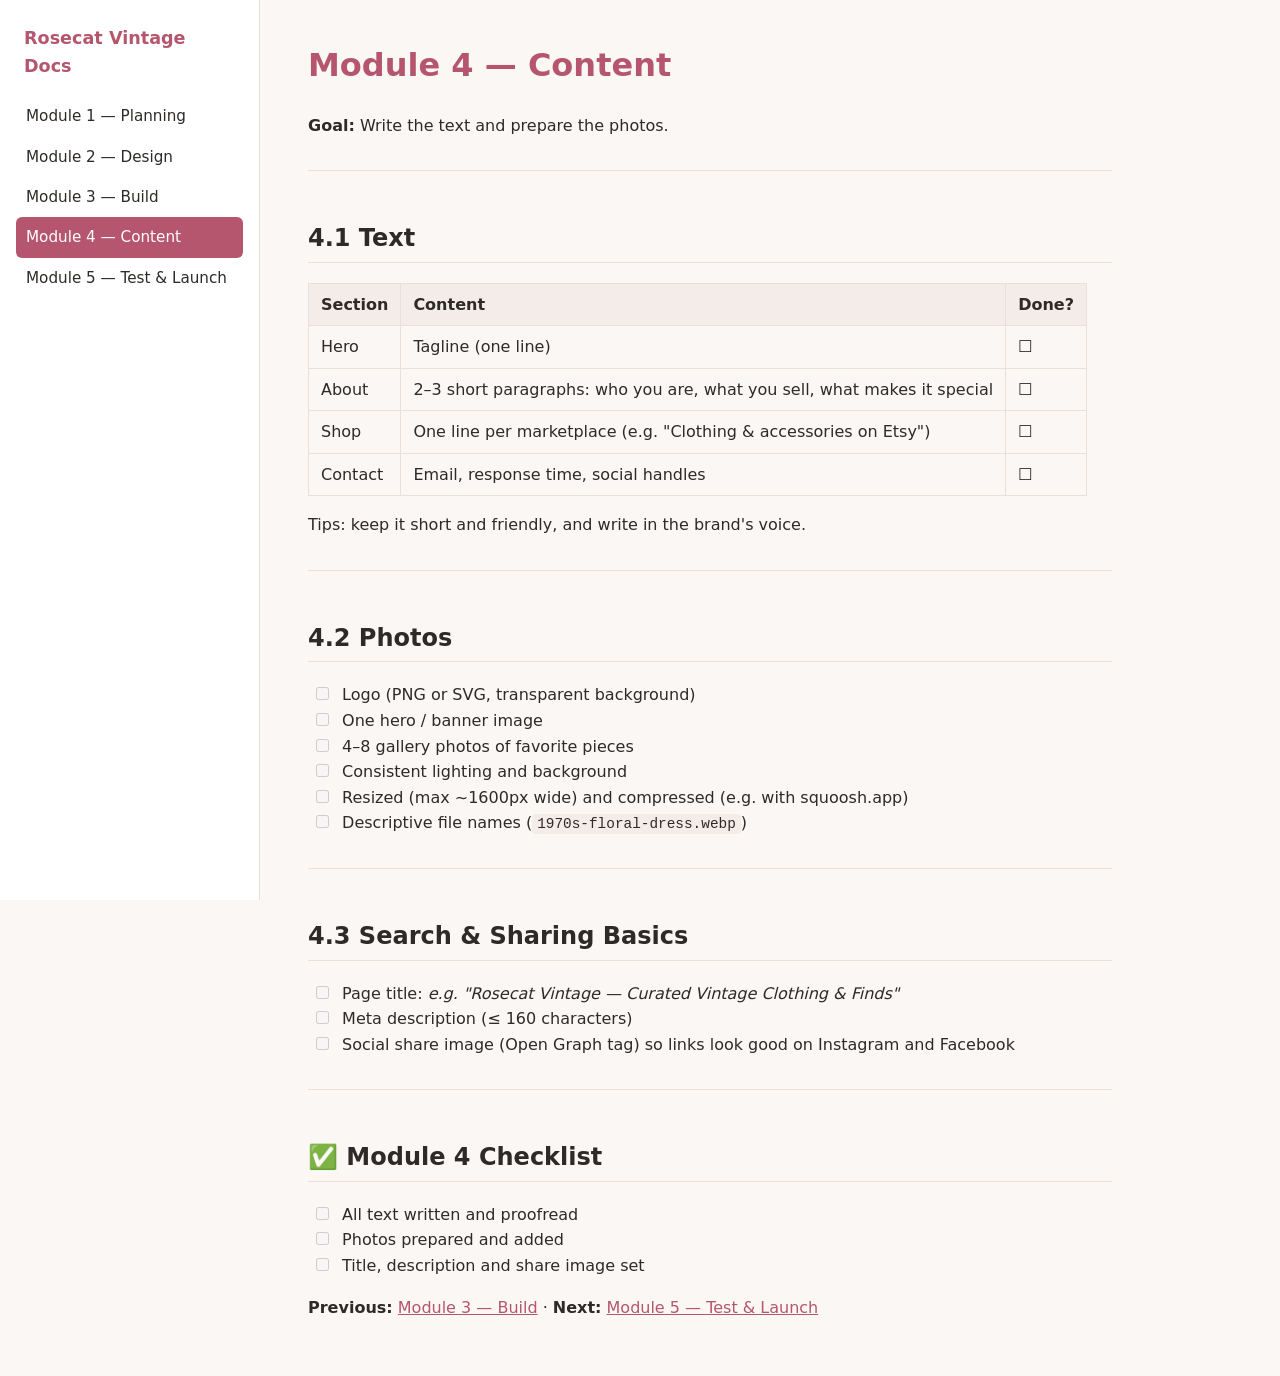
<file: documentation/html/Module4-Content.html>
<!doctype html>
<html lang="en">
<head>
<meta charset="utf-8">
<meta name="viewport" content="width=device-width, initial-scale=1">
<title>Module 4 — Content · Rosecat Vintage Docs</title>
<style>
:root {
  --bg: #fbf7f4; --panel: #ffffff; --text: #2e2a28; --muted: #7a6e69;
  --accent: #b5566e; --border: #eadfd9; --code-bg: #f3ece8;
}
@media (prefers-color-scheme: dark) {
  :root {
    --bg: #1c1918; --panel: #242120; --text: #ece6e3; --muted: #a89c97;
    --accent: #e48aa1; --border: #3a3432; --code-bg: #2d2826;
  }
}
* { box-sizing: border-box; }
body { margin: 0; background: var(--bg); color: var(--text);
  font: 16px/1.6 system-ui, -apple-system, "Segoe UI", sans-serif; }
.layout { display: flex; min-height: 100vh; }
nav { width: 260px; flex-shrink: 0; background: var(--panel);
  border-right: 1px solid var(--border); padding: 24px 16px;
  position: sticky; top: 0; height: 100vh; overflow-y: auto; }
nav .brand { font-weight: 700; font-size: 1.1rem; color: var(--accent);
  margin: 0 8px 16px; display: block; text-decoration: none; }
nav a.item { display: block; padding: 8px 10px; border-radius: 6px;
  color: var(--text); text-decoration: none; font-size: .95rem; }
nav a.item:hover { background: var(--code-bg); }
nav a.item.active { background: var(--accent); color: #fff; }
main { flex: 1; min-width: 0; padding: 40px 48px; max-width: 900px; }
h1 { color: var(--accent); margin-top: 0; }
h2 { border-bottom: 1px solid var(--border); padding-bottom: 4px; margin-top: 2em; }
a { color: var(--accent); }
hr { border: 0; border-top: 1px solid var(--border); margin: 2em 0; }
blockquote { margin: 1em 0; padding: 8px 16px; border-left: 4px solid var(--accent);
  background: var(--code-bg); color: var(--muted); border-radius: 0 6px 6px 0; }
blockquote p { margin: 0; }
code { background: var(--code-bg); padding: 2px 5px; border-radius: 4px; font-size: .9em; }
pre { background: var(--code-bg); padding: 14px; border-radius: 8px; overflow-x: auto; }
pre code { padding: 0; background: none; }
table { border-collapse: collapse; width: 100%; margin: 1em 0; display: block; overflow-x: auto; }
th, td { border: 1px solid var(--border); padding: 8px 12px; text-align: left; }
th { background: var(--code-bg); }
ul.task-list { list-style: none; padding-left: 4px; }
ul.task-list input { margin-right: 8px; accent-color: var(--accent); }
.cards { display: grid; grid-template-columns: repeat(auto-fill, minmax(220px, 1fr)); gap: 16px; }
.card { background: var(--panel); border: 1px solid var(--border); border-radius: 10px;
  padding: 18px; text-decoration: none; color: var(--text); }
.card:hover { border-color: var(--accent); }
.card .num { color: var(--accent); font-weight: 700; font-size: .85rem; }
.card .title { font-weight: 600; font-size: 1.05rem; }
@media (max-width: 760px) {
  .layout { flex-direction: column; }
  nav { width: 100%; height: auto; position: static; border-right: 0;
    border-bottom: 1px solid var(--border); }
  main { padding: 24px 16px; }
}
</style>
</head>
<body>
<div class="layout">
<nav><a class="brand" href="index.html">Rosecat Vintage Docs</a>
<a class="item" href="Module1-Planning.html">Module 1 — Planning</a>
<a class="item" href="Module2-Design.html">Module 2 — Design</a>
<a class="item" href="Module3-Build.html">Module 3 — Build</a>
<a class="item active" href="Module4-Content.html">Module 4 — Content</a>
<a class="item" href="Module5-Launch.html">Module 5 — Test &amp; Launch</a></nav>
<main><h1>Module 4 — Content</h1>
<p><strong>Goal:</strong> Write the text and prepare the photos.</p>
<hr />
<h2>4.1 Text</h2>
<table>
<thead>
<tr>
<th>Section</th>
<th>Content</th>
<th>Done?</th>
</tr>
</thead>
<tbody>
<tr>
<td>Hero</td>
<td>Tagline (one line)</td>
<td>☐</td>
</tr>
<tr>
<td>About</td>
<td>2–3 short paragraphs: who you are, what you sell, what makes it special</td>
<td>☐</td>
</tr>
<tr>
<td>Shop</td>
<td>One line per marketplace (e.g. "Clothing &amp; accessories on Etsy")</td>
<td>☐</td>
</tr>
<tr>
<td>Contact</td>
<td>Email, response time, social handles</td>
<td>☐</td>
</tr>
</tbody>
</table>
<p>Tips: keep it short and friendly, and write in the brand's voice.</p>
<hr />
<h2>4.2 Photos</h2>
<ul class="task-list">
<li><input type="checkbox" disabled> Logo (PNG or SVG, transparent background)</li>
<li><input type="checkbox" disabled> One hero / banner image</li>
<li><input type="checkbox" disabled> 4–8 gallery photos of favorite pieces</li>
<li><input type="checkbox" disabled> Consistent lighting and background</li>
<li><input type="checkbox" disabled> Resized (max ~1600px wide) and compressed (e.g. with squoosh.app)</li>
<li><input type="checkbox" disabled> Descriptive file names (<code>1970s-floral-dress.webp</code>)</li>
</ul>
<hr />
<h2>4.3 Search &amp; Sharing Basics</h2>
<ul class="task-list">
<li><input type="checkbox" disabled> Page title: <em>e.g. "Rosecat Vintage — Curated Vintage Clothing &amp; Finds"</em></li>
<li><input type="checkbox" disabled> Meta description (≤ 160 characters)</li>
<li><input type="checkbox" disabled> Social share image (Open Graph tag) so links look good on Instagram and Facebook</li>
</ul>
<hr />
<h2>✅ Module 4 Checklist</h2>
<ul class="task-list">
<li><input type="checkbox" disabled> All text written and proofread</li>
<li><input type="checkbox" disabled> Photos prepared and added</li>
<li><input type="checkbox" disabled> Title, description and share image set</li>
</ul>
<p><strong>Previous:</strong> <a href="Module3-Build.html">Module 3 — Build</a> · <strong>Next:</strong> <a href="Module5-Launch.html">Module 5 — Test &amp; Launch</a></p></main>
</div>
</body>
</html>
</file>
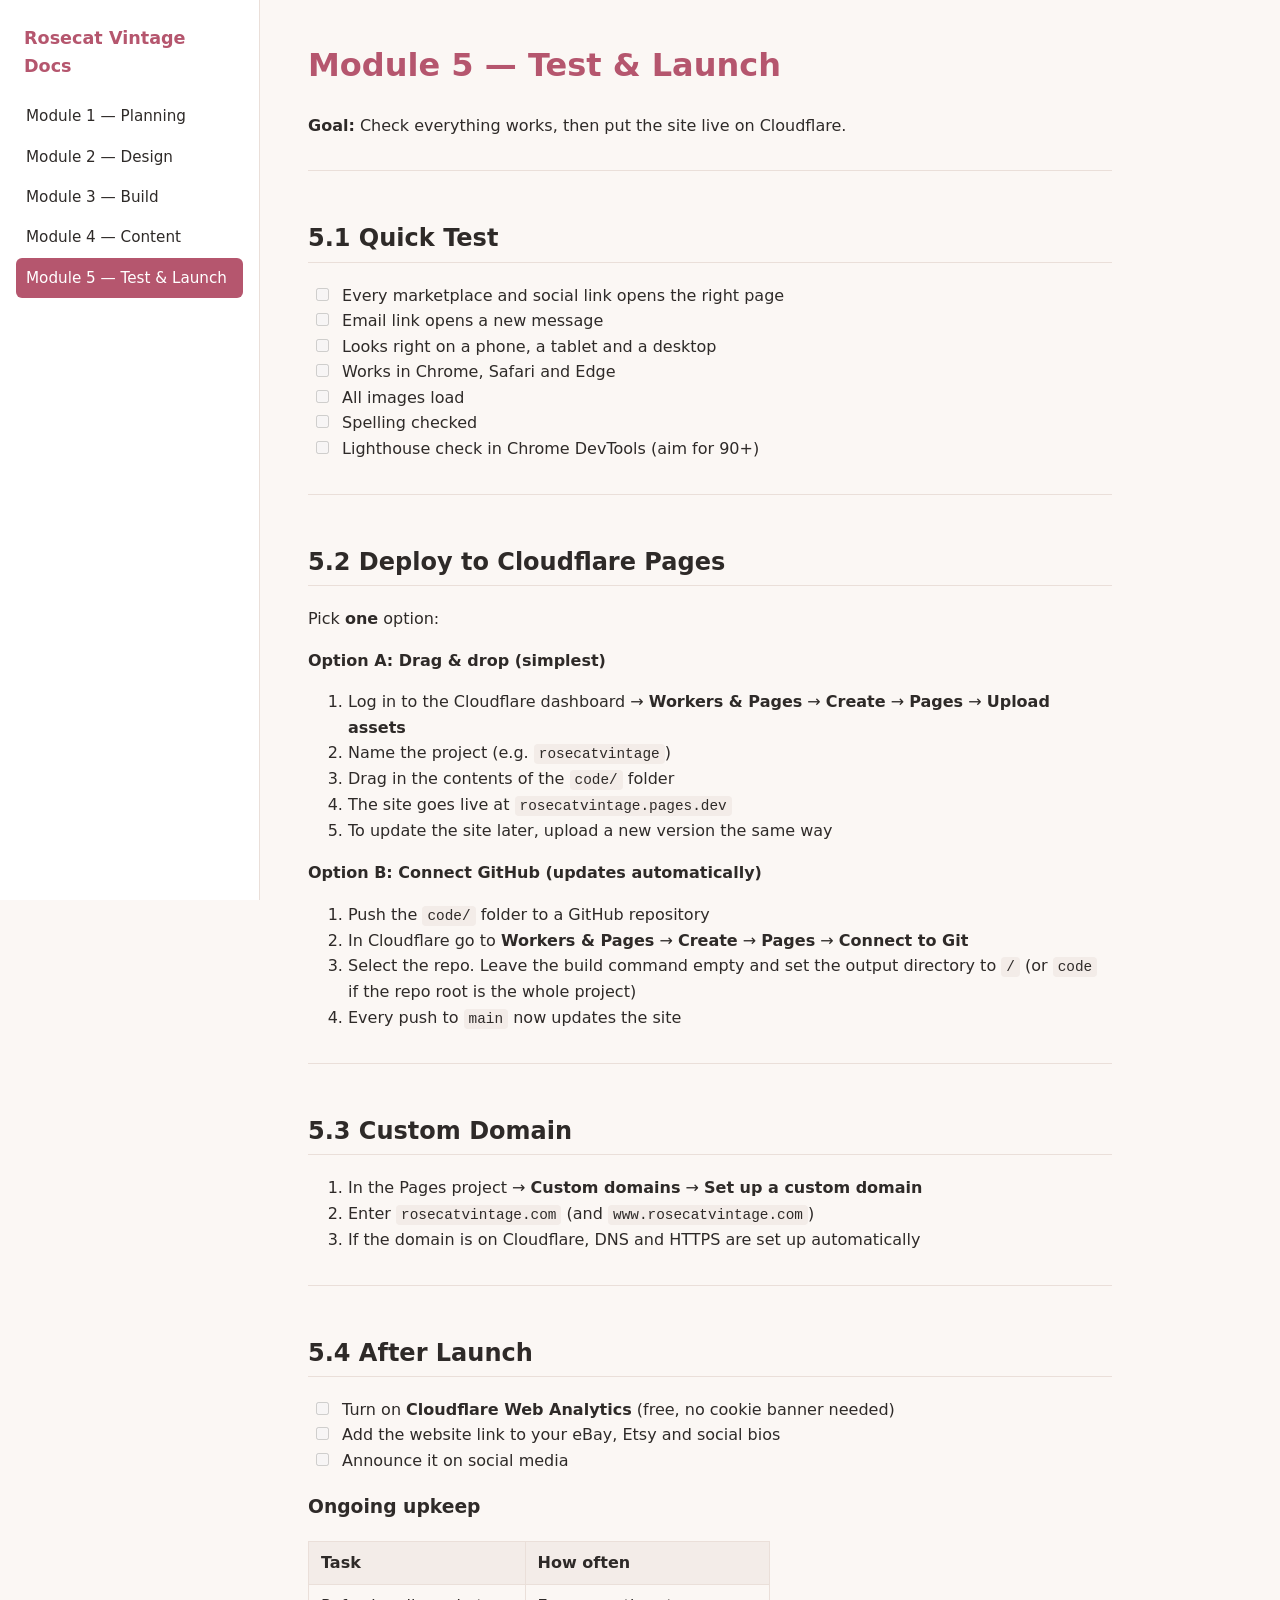
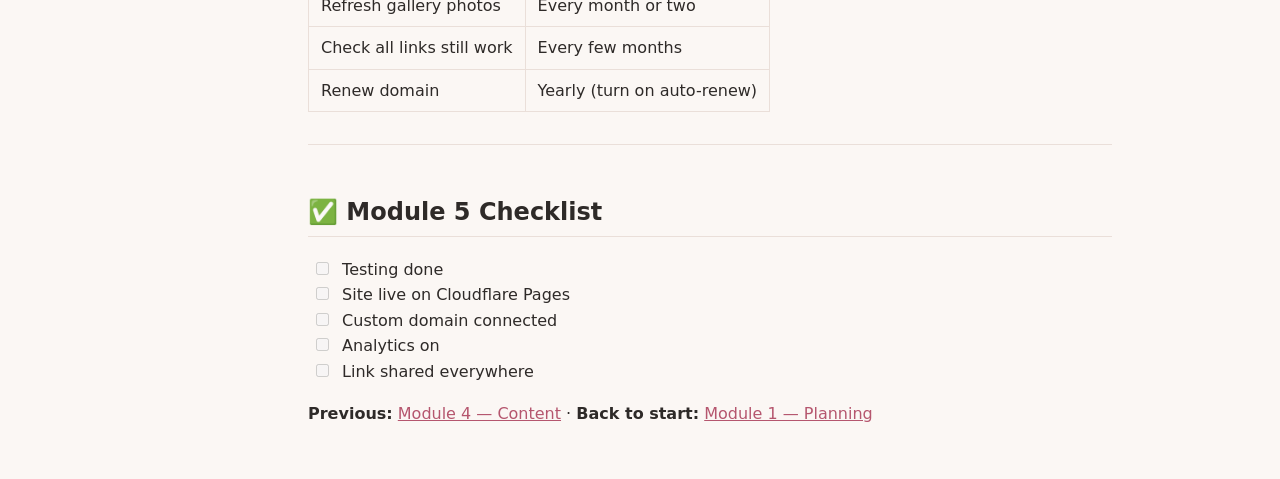
<file: documentation/html/Module5-Launch.html>
<!doctype html>
<html lang="en">
<head>
<meta charset="utf-8">
<meta name="viewport" content="width=device-width, initial-scale=1">
<title>Module 5 — Test &amp; Launch · Rosecat Vintage Docs</title>
<style>
:root {
  --bg: #fbf7f4; --panel: #ffffff; --text: #2e2a28; --muted: #7a6e69;
  --accent: #b5566e; --border: #eadfd9; --code-bg: #f3ece8;
}
@media (prefers-color-scheme: dark) {
  :root {
    --bg: #1c1918; --panel: #242120; --text: #ece6e3; --muted: #a89c97;
    --accent: #e48aa1; --border: #3a3432; --code-bg: #2d2826;
  }
}
* { box-sizing: border-box; }
body { margin: 0; background: var(--bg); color: var(--text);
  font: 16px/1.6 system-ui, -apple-system, "Segoe UI", sans-serif; }
.layout { display: flex; min-height: 100vh; }
nav { width: 260px; flex-shrink: 0; background: var(--panel);
  border-right: 1px solid var(--border); padding: 24px 16px;
  position: sticky; top: 0; height: 100vh; overflow-y: auto; }
nav .brand { font-weight: 700; font-size: 1.1rem; color: var(--accent);
  margin: 0 8px 16px; display: block; text-decoration: none; }
nav a.item { display: block; padding: 8px 10px; border-radius: 6px;
  color: var(--text); text-decoration: none; font-size: .95rem; }
nav a.item:hover { background: var(--code-bg); }
nav a.item.active { background: var(--accent); color: #fff; }
main { flex: 1; min-width: 0; padding: 40px 48px; max-width: 900px; }
h1 { color: var(--accent); margin-top: 0; }
h2 { border-bottom: 1px solid var(--border); padding-bottom: 4px; margin-top: 2em; }
a { color: var(--accent); }
hr { border: 0; border-top: 1px solid var(--border); margin: 2em 0; }
blockquote { margin: 1em 0; padding: 8px 16px; border-left: 4px solid var(--accent);
  background: var(--code-bg); color: var(--muted); border-radius: 0 6px 6px 0; }
blockquote p { margin: 0; }
code { background: var(--code-bg); padding: 2px 5px; border-radius: 4px; font-size: .9em; }
pre { background: var(--code-bg); padding: 14px; border-radius: 8px; overflow-x: auto; }
pre code { padding: 0; background: none; }
table { border-collapse: collapse; width: 100%; margin: 1em 0; display: block; overflow-x: auto; }
th, td { border: 1px solid var(--border); padding: 8px 12px; text-align: left; }
th { background: var(--code-bg); }
ul.task-list { list-style: none; padding-left: 4px; }
ul.task-list input { margin-right: 8px; accent-color: var(--accent); }
.cards { display: grid; grid-template-columns: repeat(auto-fill, minmax(220px, 1fr)); gap: 16px; }
.card { background: var(--panel); border: 1px solid var(--border); border-radius: 10px;
  padding: 18px; text-decoration: none; color: var(--text); }
.card:hover { border-color: var(--accent); }
.card .num { color: var(--accent); font-weight: 700; font-size: .85rem; }
.card .title { font-weight: 600; font-size: 1.05rem; }
@media (max-width: 760px) {
  .layout { flex-direction: column; }
  nav { width: 100%; height: auto; position: static; border-right: 0;
    border-bottom: 1px solid var(--border); }
  main { padding: 24px 16px; }
}
</style>
</head>
<body>
<div class="layout">
<nav><a class="brand" href="index.html">Rosecat Vintage Docs</a>
<a class="item" href="Module1-Planning.html">Module 1 — Planning</a>
<a class="item" href="Module2-Design.html">Module 2 — Design</a>
<a class="item" href="Module3-Build.html">Module 3 — Build</a>
<a class="item" href="Module4-Content.html">Module 4 — Content</a>
<a class="item active" href="Module5-Launch.html">Module 5 — Test &amp; Launch</a></nav>
<main><h1>Module 5 — Test &amp; Launch</h1>
<p><strong>Goal:</strong> Check everything works, then put the site live on Cloudflare.</p>
<hr />
<h2>5.1 Quick Test</h2>
<ul class="task-list">
<li><input type="checkbox" disabled> Every marketplace and social link opens the right page</li>
<li><input type="checkbox" disabled> Email link opens a new message</li>
<li><input type="checkbox" disabled> Looks right on a phone, a tablet and a desktop</li>
<li><input type="checkbox" disabled> Works in Chrome, Safari and Edge</li>
<li><input type="checkbox" disabled> All images load</li>
<li><input type="checkbox" disabled> Spelling checked</li>
<li><input type="checkbox" disabled> Lighthouse check in Chrome DevTools (aim for 90+)</li>
</ul>
<hr />
<h2>5.2 Deploy to Cloudflare Pages</h2>
<p>Pick <strong>one</strong> option:</p>
<p><strong>Option A: Drag &amp; drop (simplest)</strong></p>
<ol>
<li>Log in to the Cloudflare dashboard → <strong>Workers &amp; Pages</strong> → <strong>Create</strong> → <strong>Pages</strong> → <strong>Upload assets</strong></li>
<li>Name the project (e.g. <code>rosecatvintage</code>)</li>
<li>Drag in the contents of the <code>code/</code> folder</li>
<li>The site goes live at <code>rosecatvintage.pages.dev</code></li>
<li>To update the site later, upload a new version the same way</li>
</ol>
<p><strong>Option B: Connect GitHub (updates automatically)</strong></p>
<ol>
<li>Push the <code>code/</code> folder to a GitHub repository</li>
<li>In Cloudflare go to <strong>Workers &amp; Pages</strong> → <strong>Create</strong> → <strong>Pages</strong> → <strong>Connect to Git</strong></li>
<li>Select the repo. Leave the build command empty and set the output directory to <code>/</code> (or <code>code</code> if the repo root is the whole project)</li>
<li>Every push to <code>main</code> now updates the site</li>
</ol>
<hr />
<h2>5.3 Custom Domain</h2>
<ol>
<li>In the Pages project → <strong>Custom domains</strong> → <strong>Set up a custom domain</strong></li>
<li>Enter <code>rosecatvintage.com</code> (and <code>www.rosecatvintage.com</code>)</li>
<li>If the domain is on Cloudflare, DNS and HTTPS are set up automatically</li>
</ol>
<hr />
<h2>5.4 After Launch</h2>
<ul class="task-list">
<li><input type="checkbox" disabled> Turn on <strong>Cloudflare Web Analytics</strong> (free, no cookie banner needed)</li>
<li><input type="checkbox" disabled> Add the website link to your eBay, Etsy and social bios</li>
<li><input type="checkbox" disabled> Announce it on social media</li>
</ul>
<h3>Ongoing upkeep</h3>
<table>
<thead>
<tr>
<th>Task</th>
<th>How often</th>
</tr>
</thead>
<tbody>
<tr>
<td>Refresh gallery photos</td>
<td>Every month or two</td>
</tr>
<tr>
<td>Check all links still work</td>
<td>Every few months</td>
</tr>
<tr>
<td>Renew domain</td>
<td>Yearly (turn on auto-renew)</td>
</tr>
</tbody>
</table>
<hr />
<h2>✅ Module 5 Checklist</h2>
<ul class="task-list">
<li><input type="checkbox" disabled> Testing done</li>
<li><input type="checkbox" disabled> Site live on Cloudflare Pages</li>
<li><input type="checkbox" disabled> Custom domain connected</li>
<li><input type="checkbox" disabled> Analytics on</li>
<li><input type="checkbox" disabled> Link shared everywhere</li>
</ul>
<p><strong>Previous:</strong> <a href="Module4-Content.html">Module 4 — Content</a> · <strong>Back to start:</strong> <a href="Module1-Planning.html">Module 1 — Planning</a></p></main>
</div>
</body>
</html>
</file>
<file: archive/2026-11-06-before-jewellery-house/code/css/street.css>
/* =========================================================
   Rosecat Lane — overlay UI for the 3D street (index.html)
   Victorian printed-card look: cream paper, ink, gilt edges.
   ========================================================= */

:root {
  --paper: #f4ead8;
  --paper-dark: #e6d6bb;
  --ink: #2a1d16;
  --ink-soft: #5a4636;
  --gold: #b8913f;
  --gold-light: #e2c27a;
  --rose: #9a5561;
  --shadow: 0 10px 40px rgba(0, 0, 0, .45);
  --font-display: "Playfair Display", Georgia, serif;
  --font-period: "IM Fell English", Georgia, serif;
}

* { box-sizing: border-box; }
[hidden] { display: none !important; }

html, body {
  margin: 0;
  height: 100%;
  overflow: hidden;
  background: #1a1612;
  color: var(--ink);
  font-family: var(--font-period);
  -webkit-tap-highlight-color: transparent;
}

#game, #game canvas {
  position: fixed;
  inset: 0;
  display: block;
  touch-action: none;
}

button, .btn-gold, .btn-plain { font-family: var(--font-display); }

/* ---------- Cards ---------- */
.card {
  background: var(--paper);
  border: 1px solid var(--gold);
  outline: 4px double var(--gold);
  outline-offset: -10px;
  border-radius: 4px;
  box-shadow: var(--shadow);
  padding: 26px 30px;
}

.btn-gold, .btn-plain {
  display: inline-block;
  border-radius: 3px;
  padding: 10px 22px;
  font-size: 1rem;
  font-weight: 700;
  letter-spacing: .02em;
  cursor: pointer;
  text-decoration: none;
  transition: transform .12s, background .2s;
}
.btn-gold {
  background: linear-gradient(#d4b060, #a8822f);
  color: #1f150e;
  border: 1px solid #7a5c1e;
  box-shadow: inset 0 1px 0 rgba(255, 255, 255, .5);
}
.btn-gold:hover { background: linear-gradient(#e2c27a, #b8913f); }
.btn-gold:disabled { opacity: .5; cursor: wait; }
.btn-plain {
  background: transparent;
  color: var(--ink);
  border: 1px solid var(--ink-soft);
}
.btn-plain:hover { background: var(--paper-dark); }
.btn-gold:active, .btn-plain:active { transform: translateY(1px); }
button:focus-visible, a:focus-visible { outline: 3px solid var(--rose); outline-offset: 2px; }

/* ---------- Intro ---------- */
#intro {
  position: fixed;
  inset: 0;
  display: grid;
  place-items: center;
  padding: 16px;
  background: radial-gradient(ellipse at center, rgba(30, 24, 18, .55), rgba(10, 8, 6, .9));
  z-index: 50;
  transition: opacity .9s;
  overflow-y: auto;
}
#intro.gone { opacity: 0; pointer-events: none; }
.intro-card {
  max-width: 560px;
  width: 100%;
  text-align: center;
  padding: 36px 34px 28px;
}
.eyebrow {
  margin: 10px 0 0;
  font-family: var(--font-display);
  font-style: italic;
  color: var(--rose);
}
.intro-card h1 {
  margin: 4px 0 0;
  font-family: var(--font-display);
  font-size: clamp(2.4rem, 8vw, 3.6rem);
  line-height: 1.05;
  letter-spacing: .02em;
}
.intro-year {
  margin: 6px 0 14px;
  font-variant: small-caps;
  letter-spacing: .25em;
  color: var(--gold);
  font-size: 1.1rem;
}
.intro-year::before, .intro-year::after { content: " ❦ "; color: var(--gold); }
.intro-lead { font-size: 1.12rem; line-height: 1.55; margin: 0 0 14px; }
.intro-how {
  list-style: none;
  padding: 12px 0;
  margin: 0 0 18px;
  border-top: 1px solid var(--paper-dark);
  border-bottom: 1px solid var(--paper-dark);
  text-align: left;
  font-size: 1rem;
  line-height: 1.7;
}
.intro-how strong { font-family: var(--font-display); }
.btn-big { font-size: 1.2rem; padding: 13px 32px; }
.intro-status { margin: 10px 0 0; font-style: italic; color: var(--ink-soft); font-size: .95rem; }
.intro-alt { margin: 6px 0 0; }
.intro-alt a { color: var(--rose); }

/* ---------- HUD ---------- */
#hud {
  position: fixed;
  top: 0; left: 0; right: 0;
  display: flex;
  justify-content: space-between;
  align-items: center;
  gap: 10px;
  padding: max(10px, env(safe-area-inset-top)) 16px 10px;
  background: linear-gradient(rgba(10, 8, 6, .7), rgba(10, 8, 6, 0));
  color: var(--paper);
  z-index: 20;
  pointer-events: none;
}
.hud-place {
  display: flex;
  align-items: center;
  gap: 8px;
  font-family: var(--font-display);
  font-size: 1rem;
  text-shadow: 0 1px 3px #000;
  min-width: 0;
}
.hud-place > span { white-space: nowrap; overflow: hidden; text-overflow: ellipsis; }
.hud-btns { display: flex; gap: 6px; pointer-events: auto; flex-wrap: wrap; justify-content: flex-end; }
.hud-btns button, .hud-link {
  background: rgba(20, 16, 12, .65);
  color: var(--paper);
  border: 1px solid rgba(226, 194, 122, .6);
  border-radius: 3px;
  padding: 6px 11px;
  font-size: .85rem;
  cursor: pointer;
  text-decoration: none;
  font-family: var(--font-display);
}
.hud-btns button:hover, .hud-link:hover { background: rgba(60, 46, 30, .85); }

#btnLeave {
  position: fixed;
  top: 62px; left: 16px;
  z-index: 20;
  background: rgba(20, 16, 12, .7);
  color: var(--gold-light);
  border: 1px solid var(--gold);
  border-radius: 3px;
  padding: 8px 14px;
  cursor: pointer;
  font-size: .95rem;
}

#crosshair {
  position: fixed;
  left: 50%; top: 50%;
  width: 6px; height: 6px;
  margin: -3px 0 0 -3px;
  border-radius: 50%;
  background: rgba(255, 240, 210, .75);
  box-shadow: 0 0 4px rgba(0, 0, 0, .8);
  pointer-events: none;
  z-index: 5;
}

/* ---------- Arrow pad ---------- */
.pad {
  position: fixed;
  right: max(16px, env(safe-area-inset-right));
  bottom: max(18px, env(safe-area-inset-bottom));
  display: grid;
  grid-template-columns: repeat(3, 54px);
  grid-template-rows: repeat(2, 54px);
  gap: 6px;
  z-index: 20;
  user-select: none;
  -webkit-user-select: none;
}
.pad button {
  border-radius: 50%;
  border: 2px solid rgba(226, 194, 122, .8);
  background: rgba(20, 16, 12, .55);
  color: var(--gold-light);
  font-size: 1.15rem;
  cursor: pointer;
  touch-action: none;
}
.pad button.held, .pad button:active { background: rgba(184, 145, 63, .85); color: #1f150e; }
.pad .up { grid-column: 2; grid-row: 1; }
.pad .left { grid-column: 1; grid-row: 2; }
.pad .down { grid-column: 2; grid-row: 2; }
.pad .right { grid-column: 3; grid-row: 2; }

/* ---------- Prompt ---------- */
.prompt {
  position: fixed;
  left: 50%; top: 50%;
  transform: translate(-50%, -50%);
  width: min(420px, calc(100% - 32px));
  text-align: center;
  z-index: 30;
  animation: pop .3s ease-out;
}
@keyframes pop { from { opacity: 0; transform: translate(-50%, -46%); } }
.prompt-title { margin: 0; font-family: var(--font-display); font-weight: 700; font-size: 1.45rem; letter-spacing: .04em; }
.prompt-sub { margin: 2px 0 10px; font-style: italic; color: var(--ink-soft); }
.prompt-sub:empty { display: none; }
.prompt p:not(.prompt-title):not(.prompt-sub) { font-size: 1.15rem; margin: 6px 0 16px; }
.prompt-btns { display: flex; gap: 10px; justify-content: center; flex-wrap: wrap; }

/* ---------- Subtitles ---------- */
#subtitle {
  position: fixed;
  left: 50%;
  bottom: max(24px, env(safe-area-inset-bottom));
  transform: translateX(-50%);
  width: min(760px, calc(100% - 32px));
  padding: 14px 22px 14px;
  background: rgba(12, 9, 7, .82);
  border-top: 1px solid rgba(226, 194, 122, .5);
  border-bottom: 1px solid rgba(226, 194, 122, .5);
  color: #f6eedd;
  font-size: 1.22rem;
  line-height: 1.5;
  text-align: center;
  z-index: 60;
  cursor: pointer;
  text-shadow: 0 1px 2px #000;
}
.sub-speaker {
  display: block;
  font-family: var(--font-display);
  font-variant: small-caps;
  letter-spacing: .08em;
  font-size: .9rem;
  color: var(--gold-light);
  margin-bottom: 2px;
}
.sub-speaker:empty { display: none; }
#subtitle.narration #subText { font-style: italic; color: #e6dcc8; }
.sub-more { position: absolute; right: 10px; bottom: 6px; font-size: .8rem; color: var(--gold-light); animation: blink 1.2s infinite; }
@keyframes blink { 50% { opacity: .2; } }

/* ---------- Held item ---------- */
.item-card {
  position: fixed;
  left: 16px;
  top: 50%;
  transform: translateY(-50%);
  width: min(300px, calc(100% - 32px));
  z-index: 30;
  padding: 22px 24px;
  animation: slide .35s ease-out;
}
@keyframes slide { from { opacity: 0; transform: translate(-20px, -50%); } }
.item-card h2 { margin: 0 0 4px; font-family: var(--font-display); font-size: 1.35rem; }
.item-shop { margin: 0 0 16px; font-style: italic; color: var(--ink-soft); font-size: .95rem; }
.item-card .prompt-btns { flex-direction: column; }
.item-card .btn-gold, .item-card .btn-plain { text-align: center; }

#hoverTag {
  position: fixed;
  transform: translate(14px, 14px);
  padding: 4px 10px;
  background: var(--paper);
  border: 1px solid var(--gold);
  border-radius: 2px;
  font-size: .95rem;
  pointer-events: none;
  z-index: 25;
  white-space: nowrap;
}

#fade {
  position: fixed;
  inset: 0;
  background: #000;
  opacity: 0;
  pointer-events: none;
  transition: opacity .7s;
  z-index: 40;
}

.help {
  position: fixed;
  left: 50%; top: 50%;
  transform: translate(-50%, -50%);
  width: min(460px, calc(100% - 32px));
  z-index: 45;
}
.help h2 { margin: 0 0 6px; font-family: var(--font-display); }

.noscript {
  position: fixed;
  left: 50%; top: 50%;
  transform: translate(-50%, -50%);
  z-index: 100;
}

/* Keep subtitles clear of the arrow pad on mid-size screens */
@media (max-width: 1100px) {
  #subtitle { bottom: 140px; }
}

/* ---------- Phones ---------- */
@media (max-width: 640px) {
  .hud-place strong, #btnVoice { display: none; }
  .hud-btns button, .hud-link { padding: 5px 8px; font-size: .8rem; }
  #subtitle { font-size: 1.05rem; bottom: 150px; }
  .pad { grid-template-columns: repeat(3, 50px); grid-template-rows: repeat(2, 50px); }
  .item-card { top: auto; bottom: 150px; transform: none; left: 16px; }
  @keyframes slide { from { opacity: 0; } }
  .intro-card { padding: 28px 20px 22px; }
}

@media (prefers-reduced-motion: reduce) {
  * { animation: none !important; transition-duration: .01s !important; }
}
</file>
<file: code/css/style.css>
/* =========================================================
   Rosecat Vintage — styles
   Brand colors and fonts live in :root. Change them here.
   ========================================================= */

:root {
  /* TODO: final brand colors (Module 2) */
  --color-primary: #b76e79;      /* dusty rose */
  --color-primary-dark: #9a5561;
  --color-bg: #fbf6f1;           /* warm cream */
  --color-bg-alt: #f3e9e1;
  --color-text: #3a2e2c;         /* deep brown */
  --color-muted: #7a6a66;
  --color-border: #e4d6cc;

  /* TODO: final fonts (Module 2) */
  --font-heading: "Playfair Display", Georgia, serif;
  --font-body: "Lato", system-ui, sans-serif;

  --radius: 10px;
  --max-width: 1100px;
}

/* ---------- Base ---------- */
*,
*::before,
*::after { box-sizing: border-box; }

html { scroll-behavior: smooth; scroll-padding-top: 70px; }

body {
  margin: 0;
  background: var(--color-bg);
  color: var(--color-text);
  font-family: var(--font-body);
  font-size: 1.0625rem;
  line-height: 1.7;
}

img { max-width: 100%; display: block; }

h1, h2, h3 {
  font-family: var(--font-heading);
  font-weight: 700;
  line-height: 1.2;
  margin: 0 0 .5em;
}

a { color: var(--color-primary-dark); }

.container {
  width: 100%;
  max-width: var(--max-width);
  margin: 0 auto;
  padding: 0 20px;
}

/* ---------- Buttons ---------- */
.btn {
  display: inline-block;
  padding: .8em 1.6em;
  border-radius: 999px;
  font-weight: 700;
  text-decoration: none;
  border: 2px solid var(--color-primary);
  transition: background .2s, color .2s;
}
.btn-primary { background: var(--color-primary); color: #fff; }
.btn-primary:hover { background: var(--color-primary-dark); border-color: var(--color-primary-dark); }
.btn-outline { background: transparent; color: var(--color-primary-dark); }
.btn-outline:hover { background: var(--color-primary); color: #fff; }

/* ---------- Header ---------- */
.site-header {
  position: sticky;
  top: 0;
  z-index: 10;
  background: rgba(251, 246, 241, .95);
  border-bottom: 1px solid var(--color-border);
  backdrop-filter: blur(6px);
}

.header-inner {
  display: flex;
  align-items: center;
  justify-content: space-between;
  height: 64px;
}

.logo {
  display: flex;
  align-items: center;
  gap: 10px;
  font-family: var(--font-heading);
  font-size: 1.25rem;
  font-weight: 700;
  color: var(--color-text);
  text-decoration: none;
}

.site-nav {
  display: none;
  position: absolute;
  top: 64px;
  left: 0;
  right: 0;
  flex-direction: column;
  background: var(--color-bg);
  border-bottom: 1px solid var(--color-border);
  padding: 8px 20px 16px;
}
.site-nav.open { display: flex; }
.site-nav a {
  padding: 10px 0;
  color: var(--color-text);
  text-decoration: none;
  font-weight: 700;
}
.site-nav a:hover { color: var(--color-primary); }

.nav-toggle {
  display: flex;
  flex-direction: column;
  gap: 5px;
  background: none;
  border: 0;
  padding: 8px;
  cursor: pointer;
}
.nav-toggle span {
  width: 24px;
  height: 2px;
  background: var(--color-text);
}

/* ---------- Hero ---------- */
.hero {
  /* TODO: swap gradient for a photo, e.g.
     background: linear-gradient(rgba(0,0,0,.35), rgba(0,0,0,.35)), url("../images/hero.webp") center/cover; */
  background: linear-gradient(135deg, #f3e1dc 0%, #e9c9c6 50%, #d9a9ae 100%);
  text-align: center;
  padding: 90px 0 100px;
}

.eyebrow {
  text-transform: uppercase;
  letter-spacing: .2em;
  font-size: .8rem;
  color: var(--color-primary-dark);
  margin: 0 0 1em;
}

.hero h1 { font-size: clamp(2.2rem, 7vw, 3.8rem); }
.hero h1 em { font-weight: 500; color: var(--color-primary-dark); }

.lead {
  font-size: 1.15rem;
  color: var(--color-muted);
  max-width: 34em;
  margin: 0 auto 2em;
}

.btn-row {
  display: flex;
  flex-wrap: wrap;
  justify-content: center;
  gap: 12px;
}

/* ---------- Sections ---------- */
.section { padding: 80px 0; }
.section-alt { background: var(--color-bg-alt); }

.section-title {
  font-size: clamp(1.8rem, 5vw, 2.5rem);
  text-align: center;
}
.section-intro {
  text-align: center;
  color: var(--color-muted);
  max-width: 36em;
  margin: 0 auto 2.5em;
}

/* Placeholder boxes (remove once real photos are in) */
.placeholder {
  display: flex;
  align-items: center;
  justify-content: center;
  background: repeating-linear-gradient(45deg, #ead9d0, #ead9d0 12px, #e4d0c6 12px, #e4d0c6 24px);
  border-radius: var(--radius);
  color: var(--color-muted);
  font-size: .9rem;
  aspect-ratio: 4 / 5;
}

/* ---------- About ---------- */
.about {
  display: grid;
  gap: 40px;
  align-items: center;
}
.about-photo { max-width: 420px; width: 100%; margin: 0 auto; }

/* ---------- Shop ---------- */
.shop-grid {
  display: grid;
  gap: 20px;
}

.shop-card {
  display: block;
  background: var(--color-bg);
  border: 1px solid var(--color-border);
  border-radius: var(--radius);
  padding: 28px;
  text-decoration: none;
  color: var(--color-text);
  transition: transform .2s, box-shadow .2s;
}
.shop-card:hover {
  transform: translateY(-4px);
  box-shadow: 0 10px 24px rgba(58, 46, 44, .1);
}
.shop-card p { color: var(--color-muted); margin: 0 0 1em; }
.shop-link { color: var(--color-primary-dark); font-weight: 700; }

/* ---------- Gallery ---------- */
.gallery-grid {
  display: grid;
  grid-template-columns: repeat(2, 1fr);
  gap: 12px;
}
.gallery-grid img {
  width: 100%;
  aspect-ratio: 4 / 5;
  object-fit: cover;
  border-radius: var(--radius);
}

/* ---------- Contact ---------- */
.contact { text-align: center; }

.social {
  list-style: none;
  padding: 0;
  margin: 2em 0 0;
  display: flex;
  justify-content: center;
  flex-wrap: wrap;
  gap: 24px;
}
.social a { font-weight: 700; text-decoration: none; }
.social a:hover { text-decoration: underline; }

/* ---------- Footer ---------- */
.site-footer {
  padding: 28px 0;
  text-align: center;
  font-size: .9rem;
  color: var(--color-muted);
  border-top: 1px solid var(--color-border);
}
.site-footer p { margin: 0; }

/* ---------- Larger screens ---------- */
@media (min-width: 768px) {
  .nav-toggle { display: none; }
  .site-nav {
    display: flex;
    position: static;
    flex-direction: row;
    gap: 28px;
    padding: 0;
    border: 0;
    background: none;
  }

  .about { grid-template-columns: 1fr 1.2fr; }
  .shop-grid { grid-template-columns: repeat(3, 1fr); }
  .gallery-grid { grid-template-columns: repeat(3, 1fr); gap: 16px; }
}
</file>
